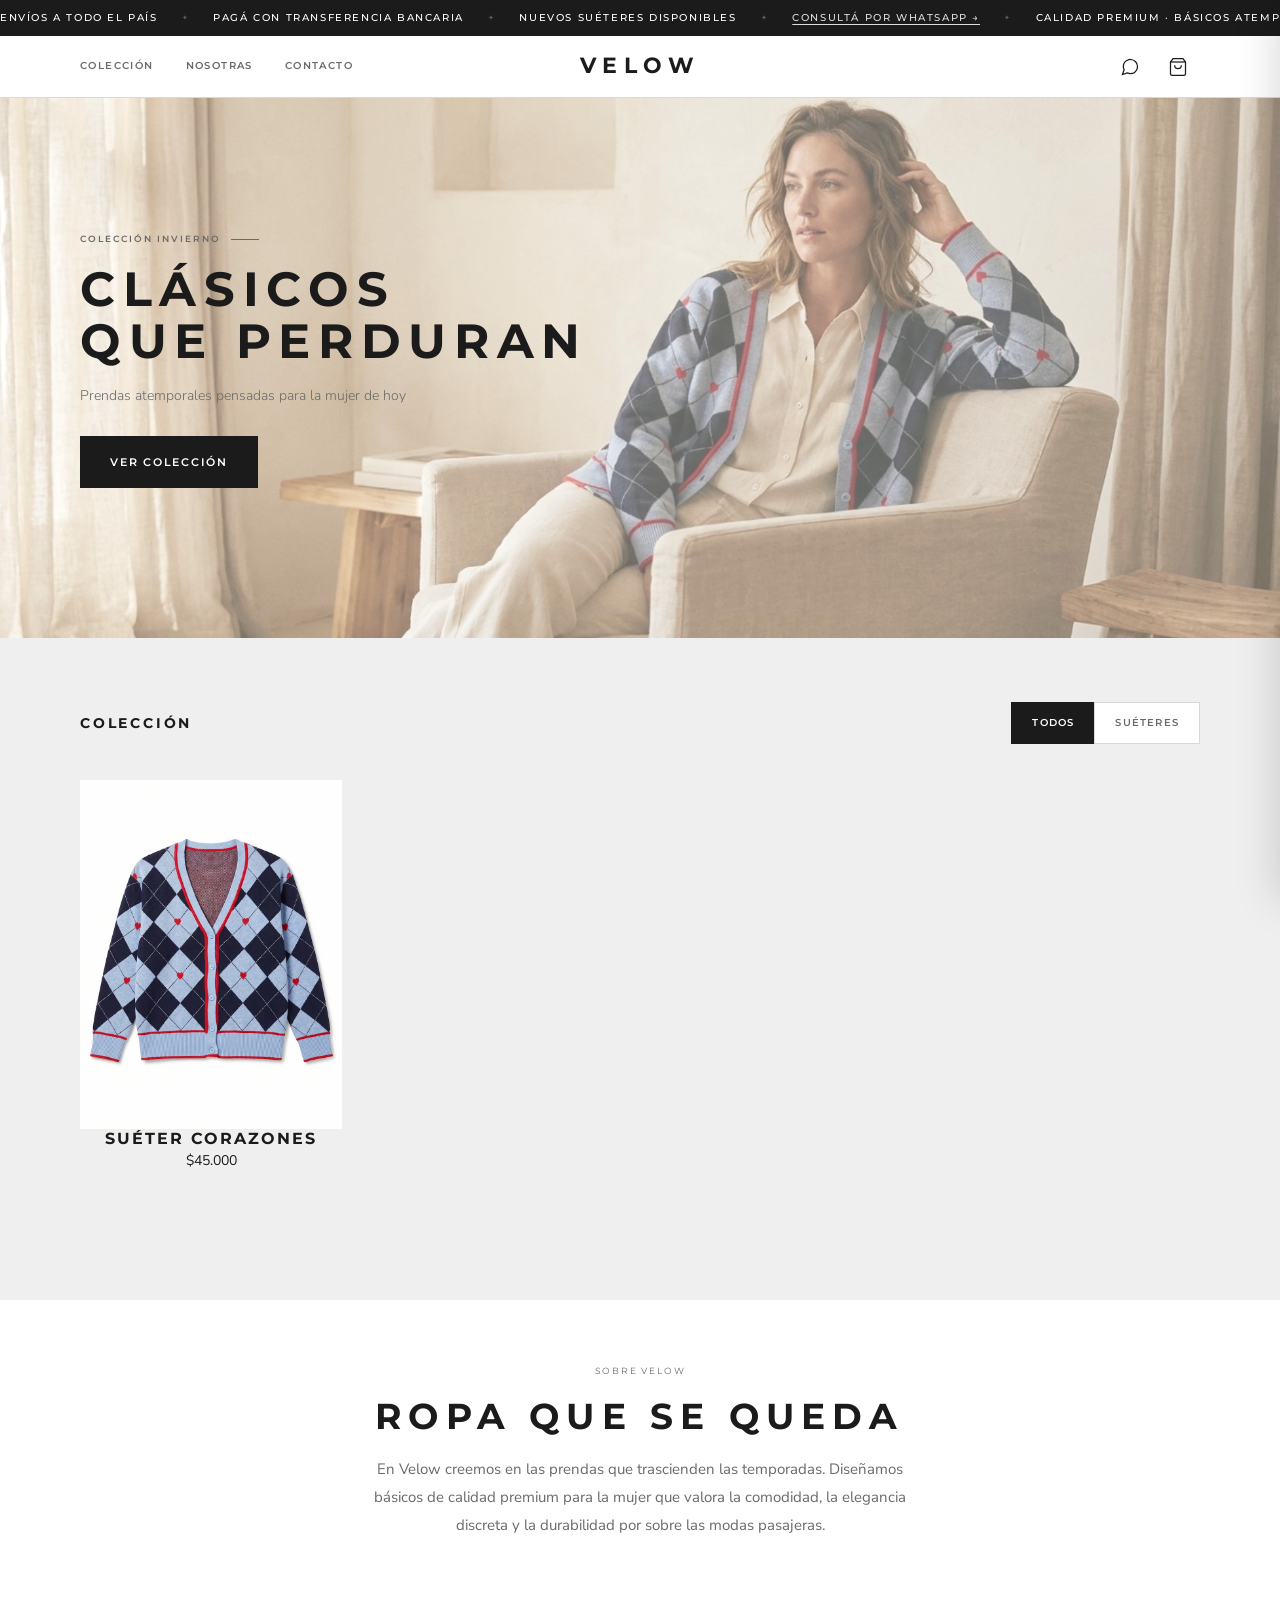
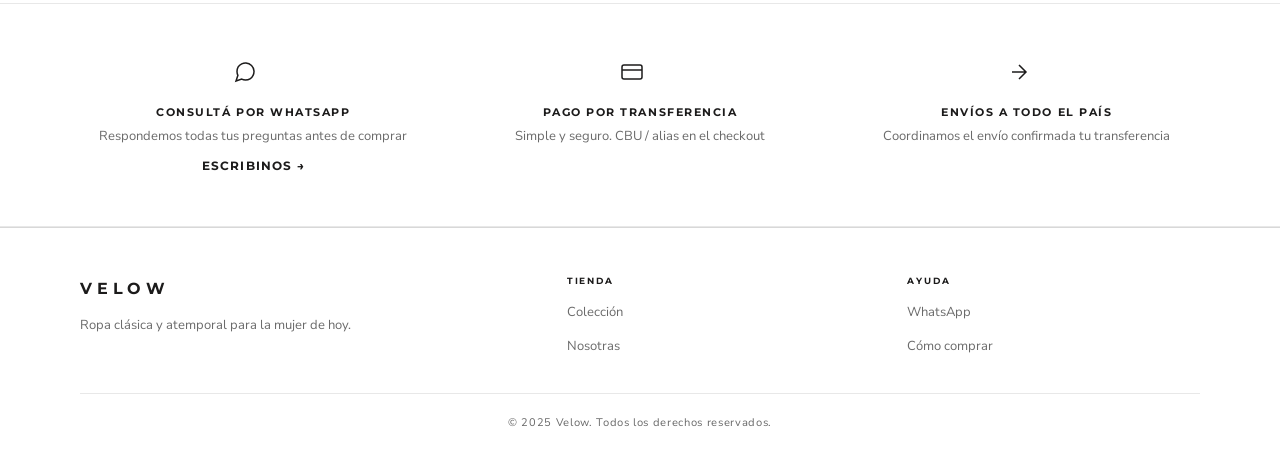
<file: index.html>
<!DOCTYPE html>
<html lang="es">
<head>
  <meta charset="UTF-8">
  <meta name="viewport" content="width=device-width, initial-scale=1.0, viewport-fit=cover">
  <title>Velow — Indumentaria clásica para mujer</title>
  <meta name="description" content="Velow — Ropa clásica y atemporal para mujer. Básicos de calidad premium. Pagá con transferencia bancaria.">
  <meta name="theme-color" content="#1c1b1b">
  <link rel="canonical" href="https://velow.shop/">
  <link rel="stylesheet" href="css/style.css">
</head>
<body>

  <!-- ── Announcement bar (marquee) ────────────────────────── -->
  <div class="announcement-bar" role="marquee" aria-label="Novedades">
    <div class="marquee-track">
      <div class="marquee-content" aria-hidden="false">
        <span>Envíos a todo el país</span>
        <span class="marquee-sep">✦</span>
        <span>Pagá con transferencia bancaria</span>
        <span class="marquee-sep">✦</span>
        <span>Nuevos suéteres disponibles</span>
        <span class="marquee-sep">✦</span>
        <a href="https://wa.me/5493876364197" target="_blank" rel="noopener">Consultá por WhatsApp →</a>
        <span class="marquee-sep">✦</span>
        <span>Calidad premium · Básicos atemporales</span>
        <span class="marquee-sep">✦</span>
      </div>
      <div class="marquee-content" aria-hidden="true">
        <span>Envíos a todo el país</span>
        <span class="marquee-sep">✦</span>
        <span>Pagá con transferencia bancaria</span>
        <span class="marquee-sep">✦</span>
        <span>Nuevos suéteres disponibles</span>
        <span class="marquee-sep">✦</span>
        <a href="https://wa.me/5493876364197" target="_blank" rel="noopener">Consultá por WhatsApp →</a>
        <span class="marquee-sep">✦</span>
        <span>Calidad premium · Básicos atemporales</span>
        <span class="marquee-sep">✦</span>
      </div>
    </div>
  </div>

  <!-- ── Mobile Nav Overlay ──────────────────────────────────── -->
  <div class="mobile-nav-overlay" id="mobile-nav-overlay" aria-hidden="true"></div>
  <nav class="mobile-nav" id="mobile-nav" aria-label="Menú móvil" aria-hidden="true">
    <div class="mobile-nav-header">
      <span class="mobile-nav-logo">VELOW</span>
      <button class="btn-icon" id="btn-close-mobile-nav" aria-label="Cerrar menú">
        <svg xmlns="http://www.w3.org/2000/svg" width="20" height="20" viewBox="0 0 24 24" fill="none" stroke="currentColor" stroke-width="1.5"><line x1="18" y1="6" x2="6" y2="18"/><line x1="6" y1="6" x2="18" y2="18"/></svg>
      </button>
    </div>
    <div class="mobile-nav-links">
      <a href="#coleccion" class="mobile-nav-link" id="mnav-coleccion">
        Colección
        <svg xmlns="http://www.w3.org/2000/svg" width="14" height="14" viewBox="0 0 24 24" fill="none" stroke="currentColor" stroke-width="2"><polyline points="9 18 15 12 9 6"/></svg>
      </a>
      <a href="#nosotras" class="mobile-nav-link" id="mnav-nosotras">
        Nosotras
        <svg xmlns="http://www.w3.org/2000/svg" width="14" height="14" viewBox="0 0 24 24" fill="none" stroke="currentColor" stroke-width="2"><polyline points="9 18 15 12 9 6"/></svg>
      </a>
      <a href="#contacto" class="mobile-nav-link" id="mnav-contacto">
        Contacto
        <svg xmlns="http://www.w3.org/2000/svg" width="14" height="14" viewBox="0 0 24 24" fill="none" stroke="currentColor" stroke-width="2"><polyline points="9 18 15 12 9 6"/></svg>
      </a>
    </div>
    <div class="mobile-nav-footer">
      <a href="https://wa.me/5493876364197" target="_blank" rel="noopener">
        <svg xmlns="http://www.w3.org/2000/svg" width="16" height="16" viewBox="0 0 24 24" fill="none" stroke="currentColor" stroke-width="1.5"><path d="M21 11.5a8.38 8.38 0 0 1-.9 3.8 8.5 8.5 0 0 1-7.6 4.7 8.38 8.38 0 0 1-3.8-.9L3 21l1.9-5.7a8.38 8.38 0 0 1-.9-3.8 8.5 8.5 0 0 1 4.7-7.6 8.38 8.38 0 0 1 3.8-.9h.5a8.48 8.48 0 0 1 8 8v.5z"/></svg>
        WhatsApp: +54 9 387 636-4197
      </a>
    </div>
  </nav>

  <!-- ── Header ─────────────────────────────────────────────── -->
  <header class="header" id="header">
    <div class="header-inner container">

      <!-- Hamburguesa (solo mobile) -->
      <button class="btn-hamburger" id="btn-hamburger" aria-label="Abrir menú" aria-expanded="false" aria-controls="mobile-nav">
        <span></span><span></span><span></span>
      </button>

      <!-- Nav desktop (oculta en mobile via CSS) -->
      <nav class="header-nav" aria-label="Navegación principal">
        <a href="#coleccion" class="nav-link">Colección</a>
        <a href="#nosotras" class="nav-link">Nosotras</a>
        <a href="#contacto" class="nav-link">Contacto</a>
      </nav>

      <!-- Logo centrado -->
      <a href="index.html" class="header-logo" aria-label="Velow — Inicio">
        <span class="logo-text">VELOW</span>
      </a>

      <!-- Acciones: WhatsApp + Carrito -->
      <div class="header-actions">
        <a href="https://wa.me/5493876364197"
           class="btn-icon" target="_blank" rel="noopener"
           aria-label="Contactar por WhatsApp" title="WhatsApp">
          <svg xmlns="http://www.w3.org/2000/svg" width="20" height="20" viewBox="0 0 24 24" fill="none" stroke="currentColor" stroke-width="1.5"><path d="M21 11.5a8.38 8.38 0 0 1-.9 3.8 8.5 8.5 0 0 1-7.6 4.7 8.38 8.38 0 0 1-3.8-.9L3 21l1.9-5.7a8.38 8.38 0 0 1-.9-3.8 8.5 8.5 0 0 1 4.7-7.6 8.38 8.38 0 0 1 3.8-.9h.5a8.48 8.48 0 0 1 8 8v.5z"/></svg>
        </a>
        <button class="btn-icon" id="btn-cart" aria-label="Abrir carrito" title="Carrito">
          <svg xmlns="http://www.w3.org/2000/svg" width="20" height="20" viewBox="0 0 24 24" fill="none" stroke="currentColor" stroke-width="1.5"><path d="M6 2L3 6v14a2 2 0 0 0 2 2h14a2 2 0 0 0 2-2V6l-3-4z"/><line x1="3" y1="6" x2="21" y2="6"/><path d="M16 10a4 4 0 0 1-8 0"/></svg>
          <span class="cart-badge" id="cart-badge" aria-live="polite"></span>
        </button>
      </div>

    </div>
  </header>

  <!-- ── Cart Drawer ─────────────────────────────────────────── -->
  <div class="cart-overlay" id="cart-overlay" aria-hidden="true"></div>
  <aside class="cart-drawer" id="cart-drawer" role="dialog" aria-label="Carrito" aria-hidden="true">
    <div class="cart-drawer-header">
      <h2 class="cart-title">Tu carrito</h2>
      <button class="btn-icon" id="btn-close-cart" aria-label="Cerrar carrito">
        <svg xmlns="http://www.w3.org/2000/svg" width="20" height="20" viewBox="0 0 24 24" fill="none" stroke="currentColor" stroke-width="1.5"><line x1="18" y1="6" x2="6" y2="18"/><line x1="6" y1="6" x2="18" y2="18"/></svg>
      </button>
    </div>

    <div class="cart-empty" id="cart-empty">
      <svg xmlns="http://www.w3.org/2000/svg" width="48" height="48" viewBox="0 0 24 24" fill="none" stroke="currentColor" stroke-width="1">
        <path d="M6 2L3 6v14a2 2 0 0 0 2 2h14a2 2 0 0 0 2-2V6l-3-4z"/><line x1="3" y1="6" x2="21" y2="6"/><path d="M16 10a4 4 0 0 1-8 0"/>
      </svg>
      <p>Tu carrito está vacío</p>
      <button class="btn btn-secondary btn-sm" id="btn-keep-shopping">Ver productos</button>
    </div>

    <div class="cart-items" id="cart-items" style="display:none"></div>

    <div class="cart-footer" id="cart-footer" style="display:none">
      <div class="cart-total">
        <span>Total</span>
        <span id="cart-total-amount">$0</span>
      </div>
      <a href="checkout.html" class="btn btn-primary btn-full" id="btn-checkout">
        Finalizar compra
      </a>
      <p class="cart-hint">El envío se coordina por WhatsApp</p>
    </div>
  </aside>

  <!-- ── Hero ───────────────────────────────────────────────── -->
  <section class="hero">
    <div class="hero-content container">
      <div class="hero-inner">
        <p class="hero-eyebrow">Colección Invierno</p>
        <h1 class="hero-title">Clásicos<br>que perduran</h1>
        <p class="hero-subtitle">Prendas atemporales pensadas para la mujer de hoy</p>
        <a href="#coleccion" class="btn btn-primary">Ver colección</a>
      </div>
    </div>
  </section>

  <!-- ── Colección ──────────────────────────────────────────── -->
  <section class="catalog" id="coleccion">
    <div class="container">
      <div class="catalog-header">
        <h2 class="catalog-title">Colección</h2>
        <div class="catalog-filters" id="catalog-filters" role="group" aria-label="Filtros">
          <button class="filter-btn active" data-filter="all">Todos</button>
          <button class="filter-btn" data-filter="sueteres">Suéteres</button>
        </div>
      </div>
      <div class="product-grid" id="product-grid" aria-label="Productos"></div>
    </div>
  </section>

  <!-- ── Nosotras ───────────────────────────────────────────── -->
  <section class="nosotras" id="nosotras">
    <div class="container">
      <p class="nosotras-eyebrow">Sobre Velow</p>
      <h2 class="nosotras-title">Ropa que se queda</h2>
      <p class="nosotras-text">
        En Velow creemos en las prendas que trascienden las temporadas.
        Diseñamos básicos de calidad premium para la mujer que valora la
        comodidad, la elegancia discreta y la durabilidad por sobre las
        modas pasajeras.
      </p>
    </div>
  </section>

  <!-- ── Features / Contacto ───────────────────────────────── -->
  <section class="features" id="contacto">
    <div class="container">
      <div class="features-grid">

        <div class="feature">
          <div class="feature-icon">
            <svg xmlns="http://www.w3.org/2000/svg" width="24" height="24" viewBox="0 0 24 24" fill="none" stroke="currentColor" stroke-width="1.5"><path d="M21 11.5a8.38 8.38 0 0 1-.9 3.8 8.5 8.5 0 0 1-7.6 4.7 8.38 8.38 0 0 1-3.8-.9L3 21l1.9-5.7a8.38 8.38 0 0 1-.9-3.8 8.5 8.5 0 0 1 4.7-7.6 8.38 8.38 0 0 1 3.8-.9h.5a8.48 8.48 0 0 1 8 8v.5z"/></svg>
          </div>
          <div class="feature-text">
            <h3>Consultá por WhatsApp</h3>
            <p>Respondemos todas tus preguntas antes de comprar</p>
            <a href="https://wa.me/5493876364197" target="_blank" rel="noopener"
               style="margin-top:10px;font-size:12px;color:var(--heading-color);display:inline-flex;align-items:center;gap:4px;font-family:var(--font-heading);letter-spacing:.1em;text-transform:uppercase;font-weight:700;">
              Escribinos →
            </a>
          </div>
        </div>

        <div class="feature">
          <div class="feature-icon">
            <svg xmlns="http://www.w3.org/2000/svg" width="24" height="24" viewBox="0 0 24 24" fill="none" stroke="currentColor" stroke-width="1.5"><rect x="2" y="5" width="20" height="14" rx="2"/><line x1="2" y1="10" x2="22" y2="10"/></svg>
          </div>
          <div class="feature-text">
            <h3>Pago por transferencia</h3>
            <p>Simple y seguro. CBU / alias en el checkout</p>
          </div>
        </div>

        <div class="feature">
          <div class="feature-icon">
            <svg xmlns="http://www.w3.org/2000/svg" width="24" height="24" viewBox="0 0 24 24" fill="none" stroke="currentColor" stroke-width="1.5"><path d="M5 12h14M12 5l7 7-7 7"/></svg>
          </div>
          <div class="feature-text">
            <h3>Envíos a todo el país</h3>
            <p>Coordinamos el envío confirmada tu transferencia</p>
          </div>
        </div>

      </div>
    </div>
  </section>

  <!-- ── Footer ─────────────────────────────────────────────── -->
  <footer class="footer">
    <div class="container">
      <div class="footer-grid">
        <div class="footer-brand">
          <span class="logo-text">VELOW</span>
          <p style="margin-top:12px">Ropa clásica y atemporal para la mujer de hoy.</p>
        </div>
        <div class="footer-links">
          <h4>Tienda</h4>
          <ul>
            <li><a href="#coleccion">Colección</a></li>
            <li><a href="#nosotras">Nosotras</a></li>
          </ul>
        </div>
        <div class="footer-links">
          <h4>Ayuda</h4>
          <ul>
            <li><a href="https://wa.me/5493876364197" target="_blank" rel="noopener">WhatsApp</a></li>
            <li><a href="checkout.html">Cómo comprar</a></li>
          </ul>
        </div>
      </div>
      <div class="footer-bottom">
        <p>© 2025 Velow. Todos los derechos reservados.</p>
      </div>
    </div>
  </footer>

  <!-- ── Toast ──────────────────────────────────────────────── -->
  <div class="toast" id="toast" role="status" aria-live="polite"></div>

  <!-- ── Scripts ────────────────────────────────────────────── -->
  <script src="js/products.js"></script>
  <script src="js/cart.js"></script>
  <script src="js/main.js"></script>


</body>
</html>
</file>
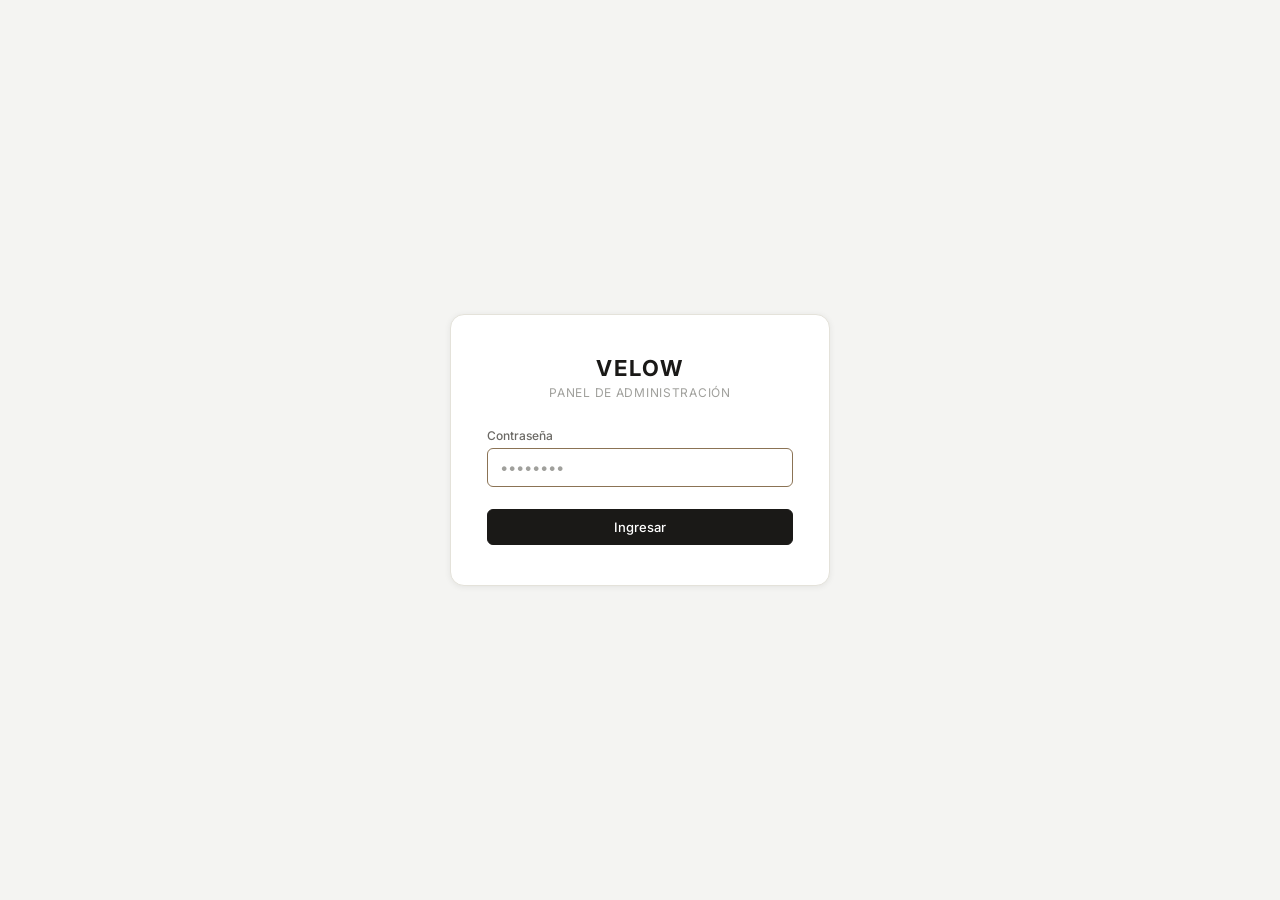
<file: admin/index.html>
<!DOCTYPE html>
<html lang="es">
<head>
  <meta charset="UTF-8">
  <meta name="viewport" content="width=device-width, initial-scale=1.0">
  <title>Admin — Velow</title>
  <meta name="robots" content="noindex, nofollow">
  <link rel="stylesheet" href="css/admin.css">
</head>
<body>

<!-- ════════════════════════════════════════════════════════════
     LOGIN SCREEN
     ════════════════════════════════════════════════════════════ -->
<div class="login-screen" id="login-screen">
  <div class="login-card">
    <p class="login-brand">VELOW</p>
    <p class="login-subtitle">Panel de Administración</p>
    <div class="login-error" id="login-error">Contraseña incorrecta.</div>
    <form id="login-form">
      <div class="form-group">
        <label class="form-label" for="login-pass">Contraseña</label>
        <input type="password" id="login-pass" placeholder="••••••••" autofocus>
      </div>
      <button type="submit" class="btn btn-primary btn-full" style="margin-top:8px">
        Ingresar
      </button>
    </form>
  </div>
</div>

<!-- ════════════════════════════════════════════════════════════
     DASHBOARD
     ════════════════════════════════════════════════════════════ -->
<div class="admin-layout" id="admin-layout" style="display:none">

  <!-- Sidebar -->
  <aside class="admin-sidebar">
    <div class="admin-logo">
      <span class="admin-logo-brand">VELOW</span>
      <span class="admin-logo-tag">Panel Admin</span>
    </div>
    <nav class="admin-nav">
      <div class="admin-nav-section">Tienda</div>
      <a href="index.html" class="admin-nav-link active" id="nav-dashboard">
        <svg xmlns="http://www.w3.org/2000/svg" width="16" height="16" viewBox="0 0 24 24" fill="none" stroke="currentColor" stroke-width="1.5"><rect x="3" y="3" width="7" height="7"/><rect x="14" y="3" width="7" height="7"/><rect x="14" y="14" width="7" height="7"/><rect x="3" y="14" width="7" height="7"/></svg>
        Dashboard
      </a>
      <a href="productos.html" class="admin-nav-link" id="nav-productos">
        <svg xmlns="http://www.w3.org/2000/svg" width="16" height="16" viewBox="0 0 24 24" fill="none" stroke="currentColor" stroke-width="1.5"><path d="M20 7H4a2 2 0 0 0-2 2v6a2 2 0 0 0 2 2h16a2 2 0 0 0 2-2V9a2 2 0 0 0-2-2z"/><path d="M16 21V5a2 2 0 0 0-2-2h-4a2 2 0 0 0-2 2v16"/></svg>
        Productos y Stock
      </a>
      <a href="pedidos.html" class="admin-nav-link" id="nav-pedidos">
        <svg xmlns="http://www.w3.org/2000/svg" width="16" height="16" viewBox="0 0 24 24" fill="none" stroke="currentColor" stroke-width="1.5"><path d="M9 11l3 3L22 4"/><path d="M21 12v7a2 2 0 0 1-2 2H5a2 2 0 0 1-2-2V5a2 2 0 0 1 2-2h11"/></svg>
        Pedidos
      </a>
      <div class="admin-nav-section" style="margin-top:16px">Herramientas</div>
      <a href="../index.html" target="_blank" class="admin-nav-link">
        <svg xmlns="http://www.w3.org/2000/svg" width="16" height="16" viewBox="0 0 24 24" fill="none" stroke="currentColor" stroke-width="1.5"><path d="M18 13v6a2 2 0 0 1-2 2H5a2 2 0 0 1-2-2V8a2 2 0 0 1 2-2h6"/><polyline points="15 3 21 3 21 9"/><line x1="10" y1="14" x2="21" y2="3"/></svg>
        Ver tienda
      </a>
    </nav>
    <div class="admin-sidebar-footer">
      Sesión activa
      <a href="#" id="btn-logout">Cerrar sesión</a>
    </div>
  </aside>

  <!-- Main -->
  <main class="admin-main">
    <div class="admin-topbar">
      <h1 class="admin-page-title">Dashboard</h1>
      <span style="font-size:12px;color:var(--text-3)" id="topbar-date"></span>
    </div>

    <div class="admin-content">

      <!-- Stats -->
      <div class="stats-grid" id="stats-grid">
        <!-- Rendered by JS -->
      </div>

      <!-- Recent orders -->
      <div class="admin-card">
        <div class="admin-card-header">
          <h2 class="admin-card-title">Pedidos recientes</h2>
          <a href="pedidos.html" class="btn btn-secondary btn-sm">Ver todos</a>
        </div>
        <div id="recent-orders-wrap">
          <!-- Rendered by JS -->
        </div>
      </div>

      <!-- Low stock alert -->
      <div class="admin-card">
        <div class="admin-card-header">
          <h2 class="admin-card-title">⚠️ Stock bajo o sin cargar</h2>
          <a href="productos.html" class="btn btn-secondary btn-sm">Gestionar stock</a>
        </div>
        <div id="low-stock-wrap">
          <!-- Rendered by JS -->
        </div>
      </div>

    </div>
  </main>
</div>

<script src="../js/products.js"></script>
<script src="js/admin.js"></script>
<script>
// ── Login ────────────────────────────────────────────────────
document.getElementById("login-form").addEventListener("submit", (e) => {
  e.preventDefault();
  const pw = document.getElementById("login-pass").value;
  if (login(pw)) {
    showDashboard();
  } else {
    document.getElementById("login-error").style.display = "block";
  }
});

document.getElementById("btn-logout").addEventListener("click", (e) => {
  e.preventDefault();
  logout();
});

function showDashboard() {
  document.getElementById("login-screen").style.display = "none";
  document.getElementById("admin-layout").style.display = "flex";
  renderDashboard();
}

// ── Dashboard ────────────────────────────────────────────────
function renderDashboard() {
  const orders = loadOrders();
  const date = new Date();
  document.getElementById("topbar-date").textContent =
    date.toLocaleDateString("es-AR", { weekday: "long", day: "numeric", month: "long" });

  // Stats
  const pending   = orders.filter(o => o.status === "pendiente").length;
  const confirmed = orders.filter(o => o.status === "confirmado").length;
  const sent      = orders.filter(o => o.status === "enviado").length;
  const totalRev  = orders.filter(o => o.status !== "cancelado")
                         .reduce((s, o) => s + (o.total || 0), 0);

  document.getElementById("stats-grid").innerHTML = `
    <div class="stat-card">
      <div class="stat-icon">📦</div>
      <div class="stat-label">Pedidos pendientes</div>
      <div class="stat-value" style="${pending > 0 ? "color:var(--warning)" : ""}">${pending}</div>
    </div>
    <div class="stat-card">
      <div class="stat-icon">✅</div>
      <div class="stat-label">Confirmados</div>
      <div class="stat-value" style="color:var(--success)">${confirmed}</div>
    </div>
    <div class="stat-card">
      <div class="stat-icon">🚚</div>
      <div class="stat-label">Enviados</div>
      <div class="stat-value">${sent}</div>
    </div>
    <div class="stat-card">
      <div class="stat-icon">💰</div>
      <div class="stat-label">Total facturado</div>
      <div class="stat-value" style="font-size:20px">${formatPriceAdmin(totalRev)}</div>
      <div class="stat-sub">Pedidos no cancelados</div>
    </div>
  `;

  // Recent orders (last 5)
  const recent = orders.slice(0, 5);
  if (recent.length === 0) {
    document.getElementById("recent-orders-wrap").innerHTML =
      `<div class="empty-state"><p>Aún no hay pedidos registrados.<br>
       <a href="pedidos.html" style="color:var(--accent)">Registrar primer pedido →</a></p></div>`;
  } else {
    document.getElementById("recent-orders-wrap").innerHTML = `
      <div class="admin-table-wrap">
        <table class="admin-table">
          <thead><tr>
            <th>ID</th><th>Cliente</th><th>Total</th><th>Estado</th><th>Fecha</th>
          </tr></thead>
          <tbody>${recent.map(o => `
            <tr>
              <td><code style="font-size:12px">${o.id}</code></td>
              <td>${o.nombre || "—"}</td>
              <td>${formatPriceAdmin(o.total || 0)}</td>
              <td>${statusBadge(o.status)}</td>
              <td style="color:var(--text-3);font-size:12px">${formatDate(o.fecha)}</td>
            </tr>`).join("")}
          </tbody>
        </table>
      </div>`;
  }

  // Low/missing stock
  const lowItems = [];
  if (window.VELOW_PRODUCTS) {
    VELOW_PRODUCTS.forEach(p => {
      if (!p.activo) return;
      p.talles.forEach(t => {
        p.colores.forEach(c => {
          const qty = getEffectiveStock(p.id, t, c.id);
          if (qty === null || qty === 0 || qty <= 2) {
            lowItems.push({ product: p, talle: t, color: c, qty });
          }
        });
      });
    });
  }

  if (lowItems.length === 0) {
    document.getElementById("low-stock-wrap").innerHTML =
      `<div class="empty-state"><p>✓ Todo el stock cargado y disponible</p></div>`;
  } else {
    document.getElementById("low-stock-wrap").innerHTML = `
      <div class="admin-table-wrap">
        <table class="admin-table">
          <thead><tr><th>Producto</th><th>Color</th><th>Talle</th><th>Stock</th></tr></thead>
          <tbody>${lowItems.slice(0, 20).map(i => `
            <tr>
              <td>${i.product.nombre}</td>
              <td><span class="swatch">
                <span class="swatch-dot" style="background:${i.color.hex}"></span>
                ${i.color.nombre}
              </span></td>
              <td>${i.talle}</td>
              <td>${stockBadge(i.qty)}</td>
            </tr>`).join("")}
          </tbody>
        </table>
      </div>`;
  }
}

// ── Boot ─────────────────────────────────────────────────────
if (isLoggedIn()) {
  showDashboard();
}
</script>
</body>
</html>
</file>
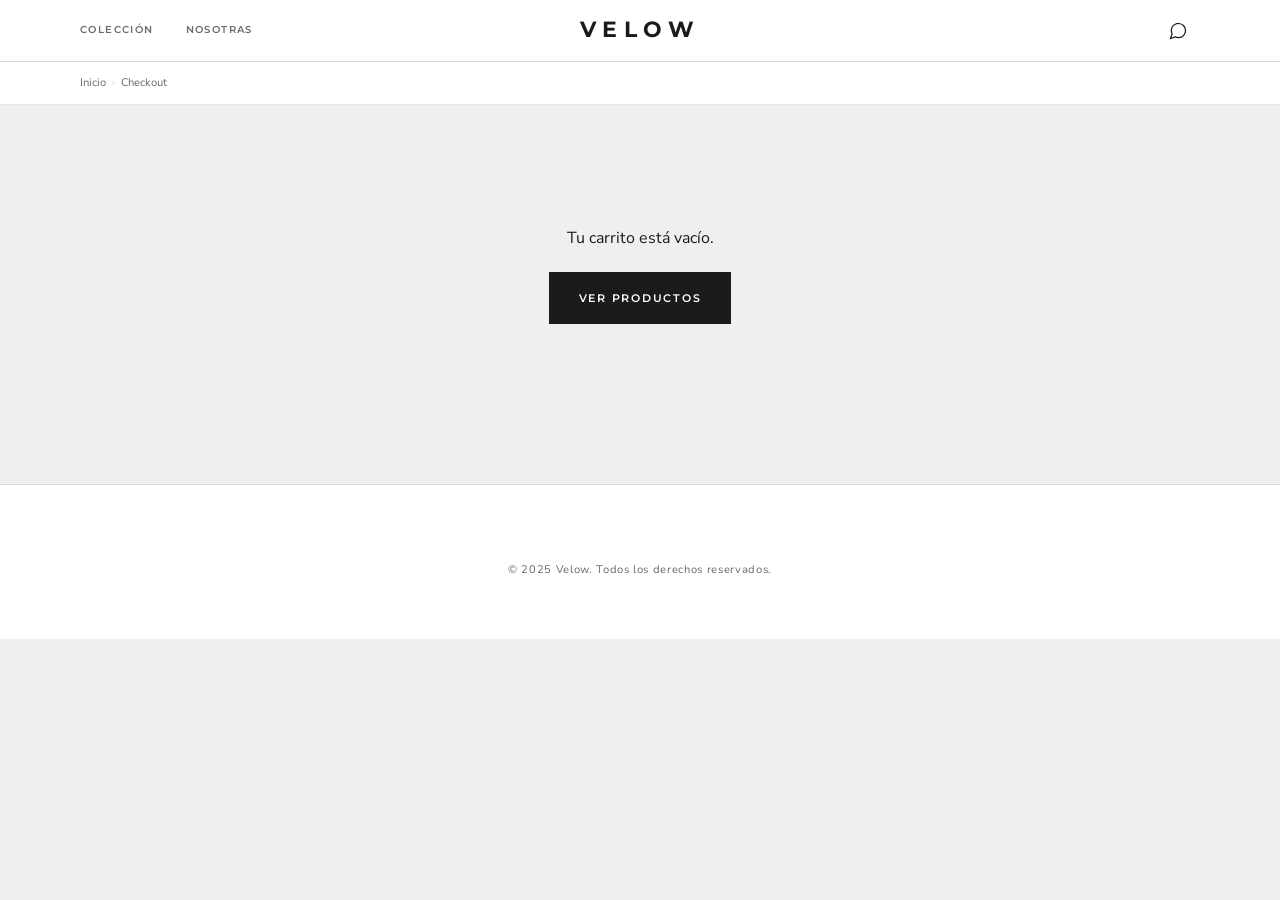
<file: checkout.html>
<!DOCTYPE html>
<html lang="es">
<head>
  <meta charset="UTF-8">
  <meta name="viewport" content="width=device-width, initial-scale=1.0">
  <title>Checkout — Velow</title>
  <meta name="description" content="Finalizá tu compra en Velow. Pagá con transferencia bancaria.">
  <link rel="stylesheet" href="css/style.css">
</head>
<body>

  <!-- ── Header ─────────────────────────────────────────────── -->
  <header class="header" id="header">
    <div class="header-inner container">
      <nav class="header-nav">
        <a href="index.html#coleccion" class="nav-link">Colección</a>
        <a href="index.html#nosotras" class="nav-link">Nosotras</a>
      </nav>
      <a href="index.html" class="header-logo"><span class="logo-text">VELOW</span></a>
      <div class="header-actions">
        <a href="https://wa.me/5493876364197" class="btn-icon" target="_blank" rel="noopener" aria-label="WhatsApp">
          <svg xmlns="http://www.w3.org/2000/svg" width="20" height="20" viewBox="0 0 24 24" fill="none" stroke="currentColor" stroke-width="1.5"><path d="M21 11.5a8.38 8.38 0 0 1-.9 3.8 8.5 8.5 0 0 1-7.6 4.7 8.38 8.38 0 0 1-3.8-.9L3 21l1.9-5.7a8.38 8.38 0 0 1-.9-3.8 8.5 8.5 0 0 1 4.7-7.6 8.38 8.38 0 0 1 3.8-.9h.5a8.48 8.48 0 0 1 8 8v.5z"/></svg>
        </a>
      </div>
    </div>
  </header>

  <!-- ── Breadcrumb ──────────────────────────────────────────── -->
  <nav class="breadcrumb" aria-label="Ruta">
    <div class="breadcrumb-inner container">
      <a href="index.html">Inicio</a>
      <span class="sep">›</span>
      <span>Checkout</span>
    </div>
  </nav>

  <!-- ── Checkout ───────────────────────────────────────────── -->
  <main class="checkout-page">
    <div class="container">

      <!-- Empty cart redirect notice -->
      <div id="empty-cart-notice" style="display:none;text-align:center;padding:80px 20px">
        <p style="font-size:16px;color:var(--text-soft);margin-bottom:20px">Tu carrito está vacío.</p>
        <a href="index.html" class="btn btn-primary">Ver productos</a>
      </div>

      <div class="checkout-grid" id="checkout-grid">

        <!-- LEFT: Forms -->
        <div>

          <!-- ① Datos personales -->
          <div class="checkout-section">
            <h2 class="checkout-section-title">
              <span class="checkout-section-num">1</span>
              Tus datos
            </h2>
            <form id="checkout-form" novalidate>
              <div class="form-row">
                <div class="form-group">
                  <label for="c-nombre">Nombre y apellido *</label>
                  <input type="text" id="c-nombre" name="nombre" placeholder="María González" required>
                </div>
                <div class="form-group">
                  <label for="c-tel">Teléfono / WhatsApp *</label>
                  <input type="tel" id="c-tel" name="tel" placeholder="+54 9 11 1234-5678" required>
                </div>
                <div class="form-group form-full">
                  <label for="c-email">Email (opcional)</label>
                  <input type="email" id="c-email" name="email" placeholder="maria@email.com">
                </div>
              </div>
            </form>
          </div>

          <!-- ② Dirección de envío -->
          <div class="checkout-section">
            <h2 class="checkout-section-title">
              <span class="checkout-section-num">2</span>
              Dirección de envío
            </h2>
            <div class="form-row">
              <div class="form-group form-full">
                <label for="c-dir">Dirección *</label>
                <input type="text" id="c-dir" name="dir" placeholder="Av. Corrientes 1234, Piso 2 Dto A">
              </div>
              <div class="form-group">
                <label for="c-ciudad">Ciudad *</label>
                <input type="text" id="c-ciudad" name="ciudad" placeholder="Salta">
              </div>
              <div class="form-group">
                <label for="c-prov">Provincia *</label>
                <input type="text" id="c-prov" name="prov" placeholder="Salta">
              </div>
              <div class="form-group">
                <label for="c-cp">Código postal</label>
                <input type="text" id="c-cp" name="cp" placeholder="4400">
              </div>
            </div>
            <p style="font-size:12px;color:var(--text-muted);margin-top:12px">
              * El costo y método de envío se coordina por WhatsApp una vez confirmada la transferencia.
            </p>
          </div>

          <!-- ③ Transferencia bancaria -->
          <div class="checkout-section">
            <h2 class="checkout-section-title">
              <span class="checkout-section-num">3</span>
              Datos para transferir
            </h2>
            <div class="transfer-box" id="transfer-box">
              <!-- Rendered by JS based on VELOW_CONFIG.banco -->
            </div>
            <div style="background:var(--accent-bg);border-radius:var(--radius);padding:16px;margin-top:16px">
              <p style="font-size:13px;color:var(--accent);font-weight:500;margin-bottom:6px">
                Cómo pagar:
              </p>
              <ol style="font-size:13px;color:var(--text-soft);line-height:2;padding-left:20px">
                <li>Realizá la transferencia por el monto total indicado</li>
                <li>Guardá el comprobante</li>
                <li>Hacé clic en "Confirmar pedido" para enviarnos los datos por WhatsApp</li>
                <li>Te confirmamos la recepción y coordinamos el envío</li>
              </ol>
            </div>
          </div>

          <!-- ④ Confirmar -->
          <button class="btn btn-primary btn-full" id="btn-confirm" style="font-size:16px;padding:18px">
            <svg xmlns="http://www.w3.org/2000/svg" width="20" height="20" viewBox="0 0 24 24" fill="none" stroke="currentColor" stroke-width="2"><path d="M21 11.5a8.38 8.38 0 0 1-.9 3.8 8.5 8.5 0 0 1-7.6 4.7 8.38 8.38 0 0 1-3.8-.9L3 21l1.9-5.7a8.38 8.38 0 0 1-.9-3.8 8.5 8.5 0 0 1 4.7-7.6 8.38 8.38 0 0 1 3.8-.9h.5a8.48 8.48 0 0 1 8 8v.5z"/></svg>
            Confirmar pedido por WhatsApp
          </button>
          <p style="font-size:12px;color:var(--text-muted);text-align:center;margin-top:12px">
            Se abrirá WhatsApp con tu pedido y datos completos listos para enviar
          </p>
        </div>

        <!-- RIGHT: Order summary -->
        <div class="order-summary">
          <div class="order-summary-card">
            <div class="order-summary-header">
              <h3>Resumen del pedido</h3>
            </div>
            <div class="order-items" id="order-items">
              <!-- Rendered by JS -->
            </div>
            <div class="order-total-row">
              <span>Total</span>
              <span id="order-total">—</span>
            </div>
            <p class="order-envio">Envío a coordinar por WhatsApp</p>
          </div>
        </div>

      </div>
    </div>
  </main>

  <!-- ── Footer ──────────────────────────────────────────────── -->
  <footer class="footer">
    <div class="container">
      <div class="footer-bottom" style="border:none;padding:28px 0">
        <p>&copy; 2025 Velow. Todos los derechos reservados.</p>
      </div>
    </div>
  </footer>

  <script src="js/products.js"></script>
  <script src="js/cart.js"></script>
  <script src="js/main.js"></script>
</body>
</html>
</file>
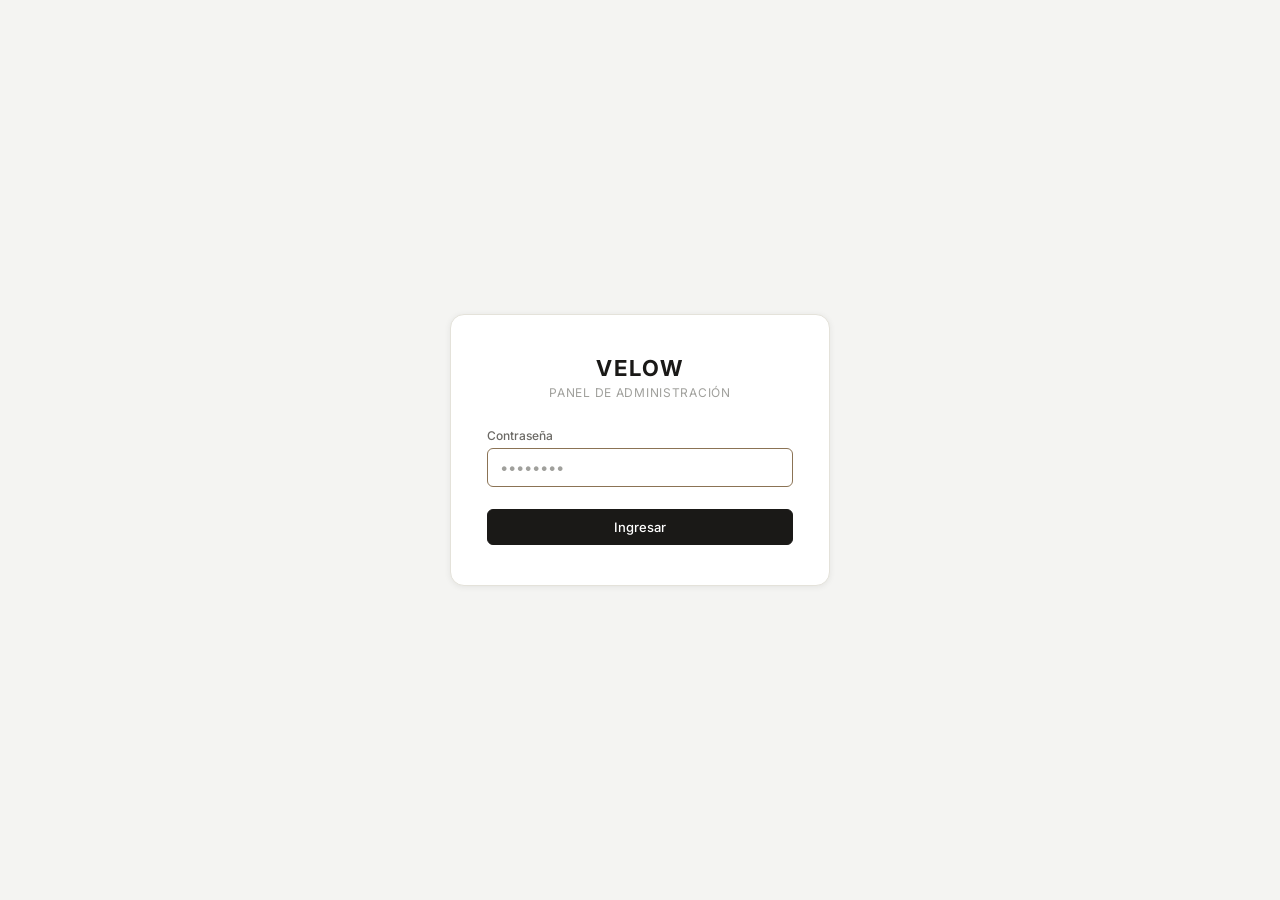
<file: admin/pedidos.html>
<!DOCTYPE html>
<html lang="es">
<head>
  <meta charset="UTF-8">
  <meta name="viewport" content="width=device-width, initial-scale=1.0">
  <title>Pedidos — Velow Admin</title>
  <meta name="robots" content="noindex, nofollow">
  <link rel="stylesheet" href="css/admin.css">
</head>
<body>

<div class="admin-layout">

  <!-- Sidebar -->
  <aside class="admin-sidebar">
    <div class="admin-logo">
      <span class="admin-logo-brand">VELOW</span>
      <span class="admin-logo-tag">Panel Admin</span>
    </div>
    <nav class="admin-nav">
      <div class="admin-nav-section">Tienda</div>
      <a href="index.html" class="admin-nav-link">
        <svg xmlns="http://www.w3.org/2000/svg" width="16" height="16" viewBox="0 0 24 24" fill="none" stroke="currentColor" stroke-width="1.5"><rect x="3" y="3" width="7" height="7"/><rect x="14" y="3" width="7" height="7"/><rect x="14" y="14" width="7" height="7"/><rect x="3" y="14" width="7" height="7"/></svg>
        Dashboard
      </a>
      <a href="productos.html" class="admin-nav-link">
        <svg xmlns="http://www.w3.org/2000/svg" width="16" height="16" viewBox="0 0 24 24" fill="none" stroke="currentColor" stroke-width="1.5"><path d="M20 7H4a2 2 0 0 0-2 2v6a2 2 0 0 0 2 2h16a2 2 0 0 0 2-2V9a2 2 0 0 0-2-2z"/><path d="M16 21V5a2 2 0 0 0-2-2h-4a2 2 0 0 0-2 2v16"/></svg>
        Productos y Stock
      </a>
      <a href="pedidos.html" class="admin-nav-link active">
        <svg xmlns="http://www.w3.org/2000/svg" width="16" height="16" viewBox="0 0 24 24" fill="none" stroke="currentColor" stroke-width="1.5"><path d="M9 11l3 3L22 4"/><path d="M21 12v7a2 2 0 0 1-2 2H5a2 2 0 0 1-2-2V5a2 2 0 0 1 2-2h11"/></svg>
        Pedidos
      </a>
      <div class="admin-nav-section" style="margin-top:16px">Herramientas</div>
      <a href="../index.html" target="_blank" class="admin-nav-link">
        <svg xmlns="http://www.w3.org/2000/svg" width="16" height="16" viewBox="0 0 24 24" fill="none" stroke="currentColor" stroke-width="1.5"><path d="M18 13v6a2 2 0 0 1-2 2H5a2 2 0 0 1-2-2V8a2 2 0 0 1 2-2h6"/><polyline points="15 3 21 3 21 9"/><line x1="10" y1="14" x2="21" y2="3"/></svg>
        Ver tienda
      </a>
    </nav>
    <div class="admin-sidebar-footer">
      Sesión activa
      <a href="#" id="btn-logout">Cerrar sesión</a>
    </div>
  </aside>

  <!-- Main -->
  <main class="admin-main">
    <div class="admin-topbar">
      <h1 class="admin-page-title">Pedidos</h1>
      <button class="btn btn-primary btn-sm" id="btn-new-order">
        + Registrar pedido
      </button>
    </div>

    <div class="admin-content">

      <!-- Filter tabs -->
      <div style="display:flex;gap:8px;margin-bottom:20px;flex-wrap:wrap">
        <button class="btn btn-secondary btn-sm filter-tab active" data-status="all">Todos</button>
        <button class="btn btn-secondary btn-sm filter-tab" data-status="pendiente">Pendientes</button>
        <button class="btn btn-secondary btn-sm filter-tab" data-status="confirmado">Confirmados</button>
        <button class="btn btn-secondary btn-sm filter-tab" data-status="enviado">Enviados</button>
        <button class="btn btn-secondary btn-sm filter-tab" data-status="cancelado">Cancelados</button>
      </div>

      <!-- Orders table -->
      <div class="admin-card">
        <div id="orders-wrap">
          <!-- Rendered by JS -->
        </div>
      </div>

    </div>
  </main>
</div>

<!-- ── Modal: New Order ──────────────────────────────────────── -->
<div class="modal-overlay" id="new-order-modal" style="display:none">
  <div class="modal">
    <div class="modal-header">
      <h3 class="modal-title">Registrar pedido</h3>
      <button class="btn-close-modal" id="close-new-order">
        <svg xmlns="http://www.w3.org/2000/svg" width="18" height="18" viewBox="0 0 24 24" fill="none" stroke="currentColor" stroke-width="2"><line x1="18" y1="6" x2="6" y2="18"/><line x1="6" y1="6" x2="18" y2="18"/></svg>
      </button>
    </div>
    <div class="modal-body">
      <p style="font-size:13px;color:var(--text-2);margin-bottom:16px">
        Registrá el pedido recibido por WhatsApp para hacer el seguimiento.
      </p>
      <div class="form-group">
        <label class="form-label">Nombre del cliente *</label>
        <input type="text" id="n-nombre" placeholder="María González">
      </div>
      <div class="form-row">
        <div class="form-group">
          <label class="form-label">Teléfono / WhatsApp</label>
          <input type="text" id="n-tel" placeholder="+54 9 11...">
        </div>
        <div class="form-group">
          <label class="form-label">Email</label>
          <input type="email" id="n-email" placeholder="maria@email.com">
        </div>
      </div>
      <div class="form-group">
        <label class="form-label">Dirección de envío</label>
        <input type="text" id="n-dir" placeholder="Av. Corrientes 1234, Salta">
      </div>
      <div class="form-group">
        <label class="form-label">Detalle del pedido *</label>
        <textarea id="n-detalle" rows="3" placeholder="Ej: Buzo Clásico Oversize, color Crema, talle M x1"></textarea>
      </div>
      <div class="form-row">
        <div class="form-group">
          <label class="form-label">Total ($) *</label>
          <input type="number" id="n-total" placeholder="28500">
        </div>
        <div class="form-group">
          <label class="form-label">Estado inicial</label>
          <select id="n-status">
            <option value="pendiente">Pendiente</option>
            <option value="confirmado">Transferencia confirmada</option>
          </select>
        </div>
      </div>
      <div class="form-group">
        <label class="form-label">Notas internas</label>
        <input type="text" id="n-notas" placeholder="Opcional">
      </div>
    </div>
    <div class="modal-footer">
      <button class="btn btn-secondary" id="close-new-order-2">Cancelar</button>
      <button class="btn btn-primary" id="save-new-order">Guardar pedido</button>
    </div>
  </div>
</div>

<!-- ── Modal: Order Detail ───────────────────────────────────── -->
<div class="modal-overlay" id="detail-modal" style="display:none">
  <div class="modal">
    <div class="modal-header">
      <h3 class="modal-title" id="detail-modal-title">Pedido</h3>
      <button class="btn-close-modal" id="close-detail-modal">
        <svg xmlns="http://www.w3.org/2000/svg" width="18" height="18" viewBox="0 0 24 24" fill="none" stroke="currentColor" stroke-width="2"><line x1="18" y1="6" x2="6" y2="18"/><line x1="6" y1="6" x2="18" y2="18"/></svg>
      </button>
    </div>
    <div class="modal-body" id="detail-modal-body">
      <!-- Rendered by JS -->
    </div>
    <div class="modal-footer" id="detail-modal-footer">
      <!-- Rendered by JS -->
    </div>
  </div>
</div>

<script src="../js/products.js"></script>
<script src="js/admin.js"></script>
<script>
requireAuth();
document.getElementById("btn-logout").addEventListener("click", (e) => { e.preventDefault(); logout(); });

let activeFilter = "all";

// ── Render orders ─────────────────────────────────────────────
function renderOrders() {
  const allOrders = loadOrders();
  const orders = activeFilter === "all" ? allOrders : allOrders.filter(o => o.status === activeFilter);

  const wrap = document.getElementById("orders-wrap");

  if (orders.length === 0) {
    wrap.innerHTML = `<div class="empty-state">
      <p>${activeFilter === "all" ? "No hay pedidos registrados aún." : "No hay pedidos con este estado."}</p>
      ${activeFilter === "all" ? `<button onclick="document.getElementById('new-order-modal').style.display='flex'"
        class="btn btn-primary btn-sm" style="margin-top:12px">+ Registrar primer pedido</button>` : ""}
    </div>`;
    return;
  }

  wrap.innerHTML = `<div class="admin-table-wrap">
    <table class="admin-table">
      <thead>
        <tr>
          <th>ID</th>
          <th>Cliente</th>
          <th>Detalle</th>
          <th>Total</th>
          <th>Estado</th>
          <th>Fecha</th>
          <th></th>
        </tr>
      </thead>
      <tbody>
        ${orders.map(o => `
          <tr>
            <td><code style="font-size:12px">${o.id}</code></td>
            <td>
              <strong style="font-size:13px">${o.nombre || "—"}</strong><br>
              <span style="font-size:11px;color:var(--text-3)">${o.tel || ""}</span>
            </td>
            <td style="max-width:220px">
              <span style="font-size:12px;color:var(--text-2);white-space:pre-wrap">${(o.detalle||"").slice(0,80)}${o.detalle?.length > 80 ? "…" : ""}</span>
            </td>
            <td style="font-weight:600">${formatPriceAdmin(o.total || 0)}</td>
            <td>
              <select class="status-select" data-id="${o.id}"
                      style="font-size:12px;padding:4px 8px;width:auto">
                ${["pendiente","confirmado","enviado","cancelado"].map(s =>
                  `<option value="${s}" ${o.status===s?"selected":""}>${s.charAt(0).toUpperCase()+s.slice(1)}</option>`
                ).join("")}
              </select>
            </td>
            <td style="font-size:12px;color:var(--text-3);white-space:nowrap">${formatDate(o.fecha)}</td>
            <td>
              <div style="display:flex;gap:6px">
                <button class="btn btn-secondary btn-sm" onclick="openDetail('${o.id}')">Ver</button>
                <button class="btn btn-sm" style="color:var(--error)"
                        onclick="confirmDelete('${o.id}')">✕</button>
              </div>
            </td>
          </tr>`).join("")}
      </tbody>
    </table>
  </div>`;

  // Status change
  document.querySelectorAll(".status-select").forEach(sel => {
    sel.addEventListener("change", () => {
      updateOrderStatus(sel.dataset.id, sel.value);
      adminToast("✓ Estado actualizado");
      renderOrders();
    });
  });
}

// ── Filter tabs ───────────────────────────────────────────────
document.querySelectorAll(".filter-tab").forEach(btn => {
  btn.addEventListener("click", () => {
    document.querySelectorAll(".filter-tab").forEach(b => b.classList.remove("active"));
    btn.classList.add("active");
    activeFilter = btn.dataset.status;
    renderOrders();
  });
});

// ── New order modal ────────────────────────────────────────────
document.getElementById("btn-new-order").addEventListener("click", () => {
  document.getElementById("new-order-modal").style.display = "flex";
});
["close-new-order","close-new-order-2"].forEach(id => {
  document.getElementById(id).addEventListener("click", () => {
    document.getElementById("new-order-modal").style.display = "none";
  });
});

document.getElementById("save-new-order").addEventListener("click", () => {
  const nombre  = document.getElementById("n-nombre").value.trim();
  const detalle = document.getElementById("n-detalle").value.trim();
  const total   = parseFloat(document.getElementById("n-total").value);

  if (!nombre || !detalle || isNaN(total)) {
    alert("Por favor completá nombre, detalle y total.");
    return;
  }

  addOrder({
    nombre,
    tel:     document.getElementById("n-tel").value.trim(),
    email:   document.getElementById("n-email").value.trim(),
    dir:     document.getElementById("n-dir").value.trim(),
    detalle,
    total,
    notas:   document.getElementById("n-notas").value.trim(),
    status:  document.getElementById("n-status").value,
  });

  // Reset
  ["n-nombre","n-tel","n-email","n-dir","n-detalle","n-total","n-notas"].forEach(id => {
    document.getElementById(id).value = "";
  });

  document.getElementById("new-order-modal").style.display = "none";
  adminToast("✓ Pedido registrado");
  renderOrders();
});

// ── Detail modal ──────────────────────────────────────────────
function openDetail(id) {
  const orders = loadOrders();
  const o = orders.find(x => x.id === id);
  if (!o) return;

  document.getElementById("detail-modal-title").textContent = `Pedido ${o.id}`;
  document.getElementById("detail-modal-body").innerHTML = `
    <table style="width:100%;font-size:13px;border-collapse:collapse">
      ${[
        ["Cliente", o.nombre || "—"],
        ["Teléfono", o.tel ? `<a href="https://wa.me/${o.tel.replace(/\D/g,'')}" target="_blank" rel="noopener" style="color:var(--accent)">${o.tel}</a>` : "—"],
        ["Email", o.email || "—"],
        ["Dirección", o.dir || "—"],
        ["Total", `<strong>${formatPriceAdmin(o.total||0)}</strong>`],
        ["Estado", statusBadge(o.status)],
        ["Fecha", formatDate(o.fecha)],
      ].map(([k,v]) => `<tr>
        <td style="padding:8px 0;color:var(--text-2);width:36%;border-bottom:1px solid var(--border)">${k}</td>
        <td style="padding:8px 0;border-bottom:1px solid var(--border)">${v}</td>
      </tr>`).join("")}
    </table>
    <div style="margin-top:16px">
      <p style="font-size:12px;font-weight:500;color:var(--text-2);margin-bottom:6px">DETALLE DEL PEDIDO</p>
      <div style="background:var(--bg);border-radius:6px;padding:12px;font-size:13px;white-space:pre-wrap">${o.detalle||"—"}</div>
    </div>
    ${o.notas ? `<div style="margin-top:14px">
      <p style="font-size:12px;font-weight:500;color:var(--text-2);margin-bottom:6px">NOTAS</p>
      <p style="font-size:13px;color:var(--text-2)">${o.notas}</p>
    </div>` : ""}
  `;

  document.getElementById("detail-modal-footer").innerHTML = `
    <button class="btn btn-secondary" onclick="document.getElementById('detail-modal').style.display='none'">Cerrar</button>
    ${o.tel ? `<a href="https://wa.me/${o.tel.replace(/\D/g,'')}" target="_blank" rel="noopener" class="btn btn-primary">
      Contactar por WhatsApp
    </a>` : ""}
  `;

  document.getElementById("detail-modal").style.display = "flex";
}

document.getElementById("close-detail-modal").addEventListener("click", () => {
  document.getElementById("detail-modal").style.display = "none";
});

// ── Delete ────────────────────────────────────────────────────
function confirmDelete(id) {
  if (confirm("¿Eliminar este pedido? No se puede deshacer.")) {
    deleteOrder(id);
    adminToast("Pedido eliminado");
    renderOrders();
  }
}

// ── Boot ─────────────────────────────────────────────────────
renderOrders();
</script>
</body>
</html>
</file>
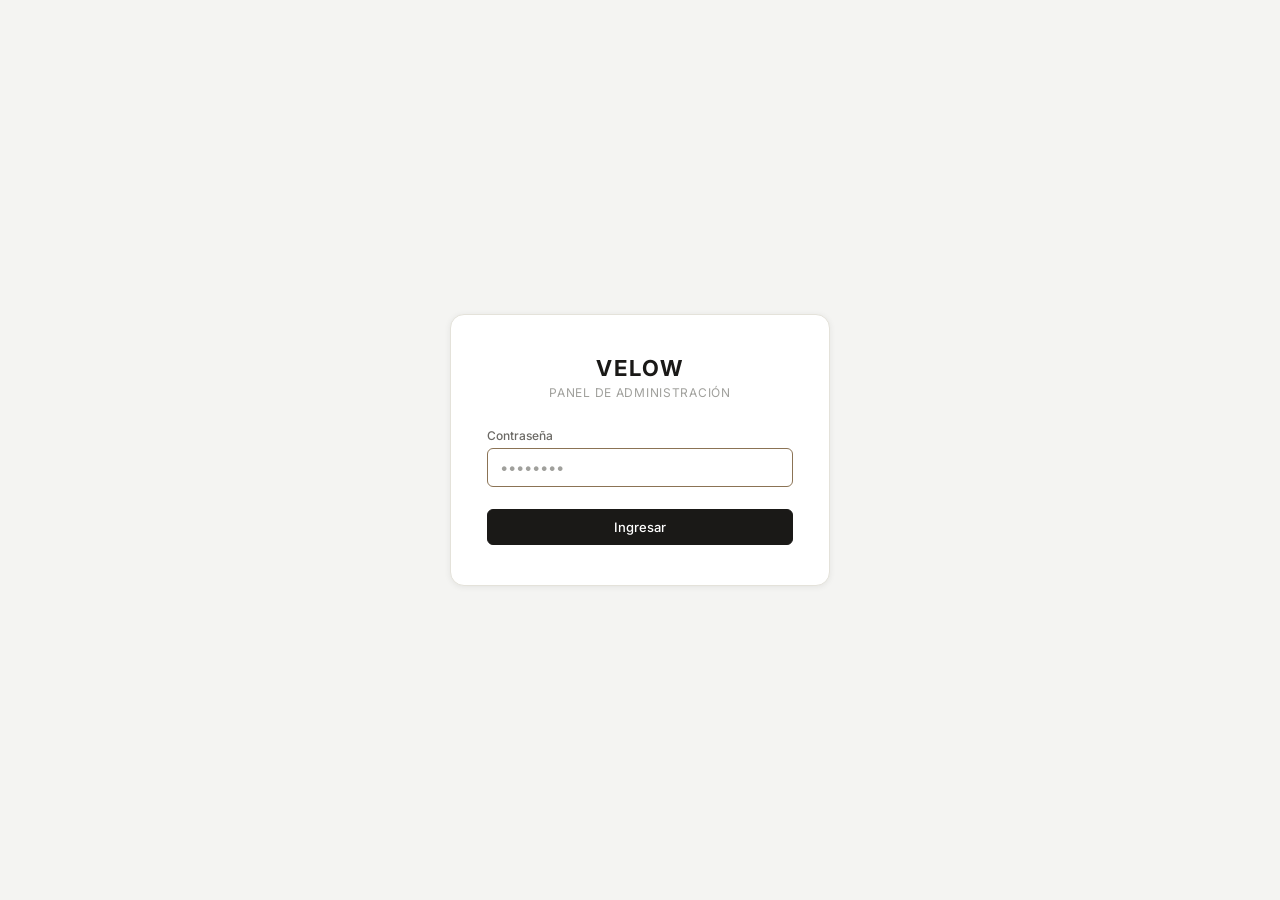
<file: admin/productos.html>
<!DOCTYPE html>
<html lang="es">
<head>
  <meta charset="UTF-8">
  <meta name="viewport" content="width=device-width, initial-scale=1.0">
  <title>Productos y Stock — Velow Admin</title>
  <meta name="robots" content="noindex, nofollow">
  <link rel="stylesheet" href="css/admin.css">
</head>
<body>

<div class="admin-layout" id="admin-layout">

  <!-- Sidebar -->
  <aside class="admin-sidebar">
    <div class="admin-logo">
      <span class="admin-logo-brand">VELOW</span>
      <span class="admin-logo-tag">Panel Admin</span>
    </div>
    <nav class="admin-nav">
      <div class="admin-nav-section">Tienda</div>
      <a href="index.html" class="admin-nav-link">
        <svg xmlns="http://www.w3.org/2000/svg" width="16" height="16" viewBox="0 0 24 24" fill="none" stroke="currentColor" stroke-width="1.5"><rect x="3" y="3" width="7" height="7"/><rect x="14" y="3" width="7" height="7"/><rect x="14" y="14" width="7" height="7"/><rect x="3" y="14" width="7" height="7"/></svg>
        Dashboard
      </a>
      <a href="productos.html" class="admin-nav-link active">
        <svg xmlns="http://www.w3.org/2000/svg" width="16" height="16" viewBox="0 0 24 24" fill="none" stroke="currentColor" stroke-width="1.5"><path d="M20 7H4a2 2 0 0 0-2 2v6a2 2 0 0 0 2 2h16a2 2 0 0 0 2-2V9a2 2 0 0 0-2-2z"/><path d="M16 21V5a2 2 0 0 0-2-2h-4a2 2 0 0 0-2 2v16"/></svg>
        Productos y Stock
      </a>
      <a href="pedidos.html" class="admin-nav-link">
        <svg xmlns="http://www.w3.org/2000/svg" width="16" height="16" viewBox="0 0 24 24" fill="none" stroke="currentColor" stroke-width="1.5"><path d="M9 11l3 3L22 4"/><path d="M21 12v7a2 2 0 0 1-2 2H5a2 2 0 0 1-2-2V5a2 2 0 0 1 2-2h11"/></svg>
        Pedidos
      </a>
      <div class="admin-nav-section" style="margin-top:16px">Herramientas</div>
      <a href="../index.html" target="_blank" class="admin-nav-link">
        <svg xmlns="http://www.w3.org/2000/svg" width="16" height="16" viewBox="0 0 24 24" fill="none" stroke="currentColor" stroke-width="1.5"><path d="M18 13v6a2 2 0 0 1-2 2H5a2 2 0 0 1-2-2V8a2 2 0 0 1 2-2h6"/><polyline points="15 3 21 3 21 9"/><line x1="10" y1="14" x2="21" y2="3"/></svg>
        Ver tienda
      </a>
    </nav>
    <div class="admin-sidebar-footer">
      Sesión activa
      <a href="#" id="btn-logout">Cerrar sesión</a>
    </div>
  </aside>

  <!-- Main -->
  <main class="admin-main">
    <div class="admin-topbar">
      <h1 class="admin-page-title">Productos y Stock</h1>
      <div style="display:flex;gap:10px">
        <button class="btn btn-secondary btn-sm" id="btn-export">
          📄 Exportar products.js
        </button>
      </div>
    </div>

    <div class="admin-content">

      <!-- Product list -->
      <div id="products-wrap"></div>

      <!-- Export modal -->
      <div class="modal-overlay" id="export-modal" style="display:none">
        <div class="modal">
          <div class="modal-header">
            <h3 class="modal-title">Exportar products.js</h3>
            <button class="btn-close-modal" id="close-export-modal">
              <svg xmlns="http://www.w3.org/2000/svg" width="18" height="18" viewBox="0 0 24 24" fill="none" stroke="currentColor" stroke-width="2"><line x1="18" y1="6" x2="6" y2="18"/><line x1="6" y1="6" x2="18" y2="18"/></svg>
            </button>
          </div>
          <div class="modal-body">
            <p style="font-size:13px;color:var(--text-2);margin-bottom:14px">
              Copiá este contenido, reemplazá el archivo <code>js/products.js</code> en tu repositorio y subí a GitHub. Cloudflare lo redespliega automáticamente.
            </p>
            <button class="btn btn-primary btn-sm" id="btn-copy-export" style="margin-bottom:12px">
              Copiar al portapapeles
            </button>
            <div class="export-box" id="export-content"></div>
          </div>
          <div class="modal-footer">
            <button class="btn btn-secondary" id="close-export-modal-2">Cerrar</button>
          </div>
        </div>
      </div>

    </div>
  </main>
</div>

<script src="../js/products.js"></script>
<script src="js/admin.js"></script>
<script>
requireAuth();
document.getElementById("btn-logout").addEventListener("click", (e) => { e.preventDefault(); logout(); });

// ── Render products ─────────────────────────────────────────
function renderProducts() {
  const wrap = document.getElementById("products-wrap");
  if (!window.VELOW_PRODUCTS || VELOW_PRODUCTS.length === 0) {
    wrap.innerHTML = `<div class="admin-card"><div class="empty-state"><p>No hay productos cargados.</p></div></div>`;
    return;
  }

  wrap.innerHTML = VELOW_PRODUCTS.map(product => `
    <div class="admin-card" style="margin-bottom:24px">
      <div class="admin-card-header">
        <div>
          <h2 class="admin-card-title">${product.nombre}</h2>
          <p style="font-size:12px;color:var(--text-3);margin-top:2px">
            ${product.categoria} · ${formatPriceAdmin(product.precio)}
            ${product.nuevo ? ' · <span class="chip">Nuevo</span>' : ''}
          </p>
        </div>
        <div style="display:flex;gap:8px;align-items:center">
          <span style="font-size:12px;color:var(--text-3)">ID: ${product.id}</span>
        </div>
      </div>
      <div class="admin-table-wrap">
        <table class="admin-table">
          <thead>
            <tr>
              <th>Talle</th>
              ${product.colores.map(c => `
                <th>
                  <span class="swatch">
                    <span class="swatch-dot" style="background:${c.hex}"></span>
                    ${c.nombre}
                  </span>
                </th>`).join("")}
            </tr>
          </thead>
          <tbody>
            ${product.talles.map(talle => `
              <tr>
                <td><strong>${talle}</strong></td>
                ${product.colores.map(color => {
                  const qty = getEffectiveStock(product.id, talle, color.id);
                  return `<td>
                    <div class="stock-cell">
                      <input type="number" class="stock-input" min="0"
                             value="${qty === null ? '' : qty}"
                             placeholder="?"
                             data-product="${product.id}"
                             data-talle="${talle}"
                             data-color="${color.id}"
                             title="${product.nombre} / ${color.nombre} / Talle ${talle}">
                      ${stockBadge(qty)}
                    </div>
                  </td>`;
                }).join("")}
              </tr>`).join("")}
          </tbody>
        </table>
      </div>
      <div style="padding:14px 20px;border-top:1px solid var(--border);display:flex;justify-content:flex-end">
        <button class="btn btn-success btn-sm" onclick="saveProductStock('${product.id}')">
          ✓ Guardar stock de este producto
        </button>
      </div>
    </div>
  `).join("");
}

function saveProductStock(productId) {
  const inputs = document.querySelectorAll(`input[data-product="${productId}"]`);
  inputs.forEach(input => {
    const talle   = input.dataset.talle;
    const colorId = input.dataset.color;
    const raw     = input.value.trim();
    const qty     = raw === "" ? null : parseInt(raw);
    setStockOverride(productId, talle, colorId, isNaN(qty) ? null : qty);
  });
  renderProducts(); // re-render to update badges
  adminToast("✓ Stock guardado");
}

// ── Export modal ─────────────────────────────────────────────
document.getElementById("btn-export").addEventListener("click", () => {
  document.getElementById("export-content").textContent = generateProductsJS();
  document.getElementById("export-modal").style.display = "flex";
});

["close-export-modal","close-export-modal-2"].forEach(id => {
  document.getElementById(id).addEventListener("click", () => {
    document.getElementById("export-modal").style.display = "none";
  });
});

document.getElementById("btn-copy-export").addEventListener("click", () => {
  const text = document.getElementById("export-content").textContent;
  navigator.clipboard.writeText(text).then(() => adminToast("✓ Copiado al portapapeles"));
});

// ── Boot ─────────────────────────────────────────────────────
renderProducts();
</script>
</body>
</html>
</file>
<file: css/style.css>
/* ════════════════════════════════════════════════════════════
   VELOW — CSS 100% Mobile-First
   ─────────────────────────────────────────────────────────────
   Filosofía: Base = móvil (320px+)
              Min-width queries para tablet y desktop
   Tipografía: Montserrat + Nunito Sans
   Paleta:     Prestige Allure — #1c1b1b · #efefef · #6a6a6a
   ════════════════════════════════════════════════════════════ */

@import url('https://fonts.googleapis.com/css2?family=Montserrat:wght@400;500;600;700&family=Nunito+Sans:ital,wght@0,300;0,400;0,600;1,300&display=swap');

/* ─── Variables globales ─────────────────────────────────────── */
:root {
  --heading-color:     #1c1b1b;
  --text-color:        #1c1b1b;
  --text-light:        #6a6a6a;
  --background:        #efefef;
  --light-bg:          #ffffff;
  --border-color:      #d8d8d8;
  --border-light:      #e8e8e8;
  --btn-bg:            #1c1b1b;
  --btn-text:          #ffffff;
  --header-bg:         #ffffff;
  --footer-bg:         #ffffff;
  --sale-color:        #f94c43;
  --announcement-bg:   #1c1b1b;
  --announcement-text: #ffffff;

  --font-heading: 'Montserrat', sans-serif;
  --font-body:    'Nunito Sans', sans-serif;

  /* Mobile: header más compacto */
  --header-h:      54px;
  --announce-h:    36px;
  --container-pad: 16px;
  --max-w:         1420px;
  --transition:    0.2s ease-in-out;
}

/* ─── Reset universal ────────────────────────────────────────── */
*, *::before, *::after {
  box-sizing: border-box;
  -webkit-font-smoothing: antialiased;
  -webkit-tap-highlight-color: transparent; /* quita flash azul en tap */
  margin: 0;
  padding: 0;
}

html {
  font-size: 14px;
  scroll-behavior: smooth;
  /* previene zoom involuntario al enfocar inputs en iOS */
  -webkit-text-size-adjust: 100%;
}

body {
  font-family: var(--font-body);
  color: var(--text-color);
  background: var(--background);
  line-height: 1.65;
  font-weight: 400;
  overflow-x: hidden;
}

/* Scroll bloqueado cuando modal/drawer abierto */
body.no-scroll { overflow: hidden; }

img, video { display: block; max-width: 100%; }
a { color: inherit; text-decoration: none; }
button { cursor: pointer; border: none; background: none; font: inherit; color: inherit; }
ul { list-style: none; }

input, select, textarea {
  font: inherit;
  color: inherit;
  width: 100%;
  border: 1px solid var(--border-color);
  background: var(--light-bg);
  padding: 14px 16px;   /* touch-friendly */
  outline: none;
  border-radius: 0;
  font-size: 16px;      /* ¡16px previene zoom en iOS! */
  transition: border-color var(--transition);
  -webkit-appearance: none;
  appearance: none;
}
input:focus, select:focus, textarea:focus { border-color: var(--heading-color); }
input::placeholder { color: var(--text-light); opacity: 1; }

/* ─── Container ──────────────────────────────────────────────── */
.container {
  width: 100%;
  max-width: var(--max-w);
  margin: 0 auto;
  padding: 0 var(--container-pad);
}
@media (min-width: 641px)  { :root { --container-pad: 32px; } }
@media (min-width: 1140px) { :root { --container-pad: 80px; } }

/* ─── Tipografía: headings uppercase Prestige ─────────────────── */
.heading, h1, h2, h3, h4 {
  font-family: var(--font-heading);
  font-weight: 700;
  color: var(--heading-color);
  letter-spacing: 0.12em;
  text-transform: uppercase;
  line-height: 1.2;
}

/* ══════════════════════════════════════════════════════════════
   ANNOUNCEMENT BAR — MARQUEE ANIMADO
   ══════════════════════════════════════════════════════════════ */
.announcement-bar {
  height: var(--announce-h);
  background: var(--announcement-bg);
  color: var(--announcement-text);
  overflow: hidden;
  display: flex;
  align-items: center;
  font-family: var(--font-heading);
  font-size: 10px;
  letter-spacing: 0.16em;
  text-transform: uppercase;
  font-weight: 500;
  user-select: none;
}

.marquee-track {
  display: flex;
  overflow: hidden;
  width: 100%;
}

.marquee-content {
  display: flex;
  align-items: center;
  gap: 24px;
  padding-right: 24px;
  white-space: nowrap;
  flex-shrink: 0;
  animation: marquee-scroll 28s linear infinite;
}

.announcement-bar:hover .marquee-content {
  animation-play-state: paused;
}

.marquee-sep {
  color: rgba(255,255,255,.3);
  font-size: 7px;
}

.announcement-bar a {
  color: rgba(255,255,255,.85);
  text-decoration: underline;
  text-underline-offset: 3px;
  transition: color var(--transition);
}
.announcement-bar a:hover { color: #fff; }

@keyframes marquee-scroll {
  from { transform: translateX(0); }
  to   { transform: translateX(-100%); }
}

/* ══════════════════════════════════════════════════════════════
   HEADER — MOBILE FIRST
   ══════════════════════════════════════════════════════════════ */
.header {
  position: sticky;
  top: 0;
  z-index: 100;
  background: var(--header-bg);
  border-bottom: 1px solid var(--border-color);
  height: var(--header-h);
  animation: slideDown 0.4s ease both;
}
.header.scrolled { box-shadow: 0 2px 16px rgba(0,0,0,.08); }

.header-inner {
  height: 100%;
  display: flex;
  align-items: center;
  justify-content: space-between;
  gap: 8px;
}

/* Logo — siempre visible y centrado en mobile */
.header-logo {
  position: absolute;
  left: 50%;
  transform: translateX(-50%);
  display: flex;
  align-items: center;
}
.logo-text {
  font-family: var(--font-heading);
  font-size: 20px;
  font-weight: 700;
  letter-spacing: 0.3em;
  text-transform: uppercase;
  color: var(--heading-color);
}

/* Nav desktop: oculta en mobile, visible en ≥641px */
.header-nav {
  display: none;
}
@media (min-width: 641px) {
  .header-nav {
    display: flex;
    align-items: center;
    gap: 24px;
  }
  .header-logo {
    position: static;
    transform: none;
  }
  .header-inner {
    display: grid;
    grid-template-columns: 1fr auto 1fr;
  }
  :root { --header-h: 62px; }
}
@media (min-width: 1140px) {
  .header-nav { gap: 32px; }
  .logo-text { font-size: 22px; }
}

.nav-link {
  font-family: var(--font-heading);
  font-size: 10px;
  font-weight: 600;
  letter-spacing: 0.14em;
  text-transform: uppercase;
  color: var(--text-light);
  transition: color var(--transition);
  position: relative;
  padding: 4px 0;
}
.nav-link::after {
  content: '';
  position: absolute;
  bottom: 0;
  left: 0;
  width: 100%;
  height: 1px;
  background: var(--heading-color);
  transform: scaleX(0);
  transform-origin: right;
  transition: transform 0.3s cubic-bezier(0.4,0,0.2,1);
}
.nav-link:hover { color: var(--heading-color); }
.nav-link:hover::after { transform: scaleX(1); transform-origin: left; }

/* Header actions */
.header-actions {
  display: flex;
  align-items: center;
  gap: 4px;
  justify-content: flex-end;
}

/* Touch target mínimo 44×44px */
.btn-icon {
  display: flex;
  align-items: center;
  justify-content: center;
  min-width: 44px;
  min-height: 44px;
  color: var(--heading-color);
  transition: opacity var(--transition);
  position: relative;
}
.btn-icon:hover { opacity: 0.6; }

.cart-badge {
  position: absolute;
  top: 5px;
  right: 5px;
  min-width: 18px;
  height: 18px;
  padding: 0 4px;
  background: var(--btn-bg);
  color: #fff;
  border-radius: 100px;
  font-size: 10px;
  font-weight: 700;
  font-family: var(--font-heading);
  display: flex;
  align-items: center;
  justify-content: center;
  transition: transform 0.2s cubic-bezier(0.34,1.56,0.64,1);
}
.cart-badge.bump {
  animation: badge-bump 0.35s cubic-bezier(0.34,1.56,0.64,1);
}

/* Hamburger — visible solo en mobile */
.btn-hamburger {
  display: flex;
  flex-direction: column;
  justify-content: center;
  gap: 5px;
  min-width: 44px;
  min-height: 44px;
  padding: 10px 12px;
  cursor: pointer;
}
.btn-hamburger span {
  display: block;
  width: 22px;
  height: 1.5px;
  background: var(--heading-color);
  transition: all 0.3s ease;
  transform-origin: center;
}
.btn-hamburger.open span:nth-child(1) { transform: translateY(6.5px) rotate(45deg); }
.btn-hamburger.open span:nth-child(2) { opacity: 0; transform: scaleX(0); }
.btn-hamburger.open span:nth-child(3) { transform: translateY(-6.5px) rotate(-45deg); }

@media (min-width: 641px) {
  .btn-hamburger { display: none; }
}

/* ══════════════════════════════════════════════════════════════
   MOBILE NAV DRAWER (hamburguesa → slide desde izquierda)
   ══════════════════════════════════════════════════════════════ */
.mobile-nav-overlay {
  position: fixed;
  inset: 0;
  background: rgba(28,27,27,.5);
  z-index: 150;
  opacity: 0;
  pointer-events: none;
  transition: opacity 0.3s ease;
}
.mobile-nav-overlay.open { opacity: 1; pointer-events: auto; }

.mobile-nav {
  position: fixed;
  top: 0;
  left: 0;
  bottom: 0;
  width: 80vw;
  max-width: 300px;
  background: var(--light-bg);
  z-index: 151;
  display: flex;
  flex-direction: column;
  transform: translateX(-100%);
  transition: transform 0.35s cubic-bezier(0.4,0,0.2,1);
  overflow-y: auto;
}
.mobile-nav.open { transform: none; }

.mobile-nav-header {
  display: flex;
  align-items: center;
  justify-content: space-between;
  padding: 16px 20px;
  border-bottom: 1px solid var(--border-light);
}
.mobile-nav-logo {
  font-family: var(--font-heading);
  font-size: 18px;
  font-weight: 700;
  letter-spacing: 0.28em;
}
.mobile-nav-links {
  padding: 24px 20px;
  display: flex;
  flex-direction: column;
  gap: 0;
}
.mobile-nav-link {
  font-family: var(--font-heading);
  font-size: 13px;
  font-weight: 600;
  letter-spacing: 0.14em;
  text-transform: uppercase;
  color: var(--heading-color);
  padding: 18px 0;
  border-bottom: 1px solid var(--border-light);
  display: flex;
  align-items: center;
  justify-content: space-between;
  transition: color var(--transition);
}
.mobile-nav-link:hover { color: var(--text-light); }

.mobile-nav-footer {
  margin-top: auto;
  padding: 24px 20px;
  border-top: 1px solid var(--border-light);
}
.mobile-nav-footer a {
  display: flex;
  align-items: center;
  gap: 10px;
  font-size: 14px;
  color: var(--text-light);
  margin-top: 12px;
}
.mobile-nav-footer a:first-child { margin-top: 0; }

/* ══════════════════════════════════════════════════════════════
   CART DRAWER — MOBILE FIRST
   ══════════════════════════════════════════════════════════════ */
.cart-overlay {
  position: fixed;
  inset: 0;
  background: rgba(28,27,27,.4);
  z-index: 200;
  opacity: 0;
  pointer-events: none;
  transition: opacity 0.3s ease;
}
.cart-overlay.open { opacity: 1; pointer-events: auto; }

.cart-drawer {
  position: fixed;
  top: 0;
  right: 0;
  bottom: 0;
  width: 100vw;          /* full width en mobile */
  max-width: 420px;
  background: var(--light-bg);
  z-index: 201;
  display: flex;
  flex-direction: column;
  transform: translateX(100%);
  transition: transform 0.35s cubic-bezier(0.4,0,0.2,1);
  box-shadow: -4px 0 40px rgba(0,0,0,.15);
}
.cart-drawer.open { transform: none; }

.cart-drawer-header {
  display: flex;
  align-items: center;
  justify-content: space-between;
  padding: 16px 20px;
  border-bottom: 1px solid var(--border-light);
  flex-shrink: 0;
}
.cart-title {
  font-family: var(--font-heading);
  font-size: 11px;
  font-weight: 700;
  letter-spacing: 0.2em;
  text-transform: uppercase;
}

.cart-items {
  flex: 1;
  overflow-y: auto;
  -webkit-overflow-scrolling: touch;
  padding: 0 20px;
}

.cart-item {
  display: grid;
  grid-template-columns: 68px 1fr auto;
  gap: 12px;
  align-items: start;
  padding: 16px 0;
  border-bottom: 1px solid var(--border-light);
  animation: fadeIn .25s ease both;
}
.cart-item-swatch {
  width: 68px;
  height: 90px;
  background: var(--background);
  border: 1px solid var(--border-light);
  object-fit: cover;
  flex-shrink: 0;
}
.cart-item-info { min-width: 0; }
.cart-item-name {
  font-family: var(--font-heading);
  font-size: 10px;
  font-weight: 700;
  letter-spacing: 0.1em;
  text-transform: uppercase;
  margin-bottom: 4px;
  white-space: nowrap;
  overflow: hidden;
  text-overflow: ellipsis;
}
.cart-item-meta { font-size: 12px; color: var(--text-light); margin-bottom: 10px; }
.cart-item-qty {
  display: flex;
  align-items: center;
  gap: 10px;
}
.qty-btn {
  width: 32px;    /* touch-friendly */
  height: 32px;
  border: 1px solid var(--border-color);
  display: flex;
  align-items: center;
  justify-content: center;
  font-size: 16px;
  transition: all var(--transition);
  color: var(--heading-color);
  flex-shrink: 0;
}
.qty-btn:hover { background: var(--btn-bg); color: #fff; border-color: var(--btn-bg); }
.qty-num {
  font-size: 14px;
  font-weight: 600;
  min-width: 20px;
  text-align: center;
}
.cart-item-price { font-size: 13px; font-weight: 600; white-space: nowrap; }
.btn-remove {
  font-size: 10px;
  font-family: var(--font-heading);
  letter-spacing: 0.08em;
  text-transform: uppercase;
  color: var(--text-light);
  margin-top: 6px;
  transition: color var(--transition);
  padding: 4px 0;
}
.btn-remove:hover { color: var(--sale-color); }

.cart-footer {
  padding: 16px 20px;
  border-top: 1px solid var(--border-light);
  display: flex;
  flex-direction: column;
  gap: 12px;
  flex-shrink: 0;
  /* Safe area para iPhone con home indicator */
  padding-bottom: max(16px, env(safe-area-inset-bottom));
}
.cart-total {
  display: flex;
  justify-content: space-between;
  align-items: center;
  font-family: var(--font-heading);
  font-size: 12px;
  font-weight: 700;
  letter-spacing: 0.12em;
  text-transform: uppercase;
}
.cart-hint {
  font-size: 11px;
  color: var(--text-light);
  text-align: center;
  letter-spacing: 0.04em;
}
.cart-empty {
  flex: 1;
  display: flex;
  flex-direction: column;
  align-items: center;
  justify-content: center;
  gap: 20px;
  padding: 40px 20px;
  color: var(--text-light);
  text-align: center;
}
.cart-empty p {
  font-family: var(--font-heading);
  font-size: 11px;
  letter-spacing: 0.14em;
  text-transform: uppercase;
}

/* ══════════════════════════════════════════════════════════════
   BOTONES — touch-friendly, sin border-radius
   ══════════════════════════════════════════════════════════════ */
.btn {
  display: inline-flex;
  align-items: center;
  justify-content: center;
  gap: 8px;
  padding: 15px 28px;
  font-family: var(--font-heading);
  font-size: 11px;
  font-weight: 600;
  letter-spacing: 0.16em;
  text-transform: uppercase;
  border-radius: 0;
  transition: all var(--transition);
  cursor: pointer;
  white-space: nowrap;
  min-height: 48px; /* touch-friendly */
  -webkit-tap-highlight-color: transparent;
}
.btn-primary {
  background: var(--btn-bg);
  color: var(--btn-text);
  border: 2px solid var(--btn-bg);
}
.btn-primary:hover { background: #333; border-color: #333; }
.btn-secondary {
  background: transparent;
  color: var(--heading-color);
  border: 2px solid var(--heading-color);
}
.btn-secondary:hover { background: var(--heading-color); color: #fff; }
.btn-full { width: 100%; }
.btn-sm { padding: 11px 20px; font-size: 10px; min-height: 42px; }

.btn:active:not(:disabled) { transform: scale(0.97); transition: transform 0.08s ease; }

/* ══════════════════════════════════════════════════════════════
   HERO — MOBILE FIRST
   ══════════════════════════════════════════════════════════════ */
.hero {
  background: url('../assets/images/hero.jpg') center/cover no-repeat;
  position: relative;
  overflow: hidden;
  padding: 56px 0 64px; /* Mobile: más compacto */
}
.hero::before {
  content: '';
  position: absolute;
  inset: 0;
  background: rgba(255, 255, 255, 0.4); /* Capa semi-transparente blanca para que el texto oscuro se lea bien */
  pointer-events: none;
}
.hero-content {
  position: relative;
}
.hero-inner {
  display: flex;
  flex-direction: column;
  align-items: flex-start;
  max-width: 520px;
}
.hero-eyebrow {
  font-family: var(--font-heading);
  font-size: 9px;
  font-weight: 600;
  letter-spacing: 0.22em;
  text-transform: uppercase;
  color: var(--text-light);
  margin-bottom: 16px;
  display: flex;
  align-items: center;
  gap: 10px;
  opacity: 0;
  animation: fadeUp 0.7s 0.1s cubic-bezier(0.4,0,0.2,1) forwards;
}
.hero-eyebrow::after {
  content: '';
  width: 28px;
  height: 1px;
  background: var(--text-light);
}
.hero-title {
  font-family: var(--font-heading);
  font-size: clamp(26px, 7vw, 48px); /* escala fluida */
  font-weight: 700;
  letter-spacing: 0.16em;
  text-transform: uppercase;
  line-height: 1.1;
  color: var(--heading-color);
  margin-bottom: 16px;
  opacity: 0;
  animation: fadeUp 0.7s 0.25s cubic-bezier(0.4,0,0.2,1) forwards;
}
.hero-subtitle {
  font-size: 14px;
  color: var(--text-light);
  font-weight: 300;
  line-height: 1.7;
  margin-bottom: 28px;
  max-width: 340px;
  opacity: 0;
  animation: fadeUp 0.7s 0.4s cubic-bezier(0.4,0,0.2,1) forwards;
}
.hero-inner > .btn {
  opacity: 0;
  animation: fadeUp 0.7s 0.55s cubic-bezier(0.4,0,0.2,1) forwards;
}

/* En tablet+ el hero ocupa más altura */
@media (min-width: 641px) {
  .hero {
    min-height: 60vh;
    padding: 80px 0 96px;
    display: flex;
    align-items: center;
  }
}

/* ══════════════════════════════════════════════════════════════
   CATALOG / COLECCIÓN
   ══════════════════════════════════════════════════════════════ */
.catalog {
  padding: 40px 0 64px;
}
@media (min-width: 641px) { .catalog { padding: 56px 0 80px; } }
@media (min-width: 1140px) { .catalog { padding: 64px 0 96px; } }

.catalog-header {
  display: flex;
  flex-direction: column;
  gap: 16px;
  margin-bottom: 28px;
}
@media (min-width: 641px) {
  .catalog-header {
    flex-direction: row;
    align-items: center;
    justify-content: space-between;
    margin-bottom: 36px;
  }
}

.catalog-title {
  font-family: var(--font-heading);
  font-size: 14px;
  font-weight: 700;
  letter-spacing: 0.2em;
  text-transform: uppercase;
}

/* Filtros: scroll horizontal en mobile si hay muchos */
.catalog-filters {
  display: flex;
  gap: 0;
  overflow-x: auto;
  -webkit-overflow-scrolling: touch;
  scrollbar-width: none;
}
.catalog-filters::-webkit-scrollbar { display: none; }

.filter-btn {
  flex-shrink: 0;
  padding: 10px 20px;
  font-family: var(--font-heading);
  font-size: 10px;
  font-weight: 600;
  letter-spacing: 0.12em;
  text-transform: uppercase;
  color: var(--text-light);
  border: 1px solid var(--border-color);
  border-right: none;
  background: var(--light-bg);
  transition: all var(--transition);
  cursor: pointer;
  min-height: 42px;
}
.filter-btn:last-child { border-right: 1px solid var(--border-color); }
.filter-btn:hover { color: var(--heading-color); }
.filter-btn.active {
  background: var(--btn-bg);
  color: #fff;
  border-color: var(--btn-bg);
}

/* ══════════════════════════════════════════════════════════════
   PRODUCT GRID — 2 columnas en mobile, más en desktop
   ══════════════════════════════════════════════════════════════ */
.product-grid {
  display: grid;
  grid-template-columns: 1fr 1fr;   /* mobile: 2 columnas */
  gap: 0;
  margin: 0 -6px;
}
@media (min-width: 641px) {
  .product-grid {
    grid-template-columns: repeat(3, 1fr);
    margin: 0 -10px;
  }
}
@media (min-width: 1008px) {
  .product-grid {
    grid-template-columns: repeat(4, 1fr);
    margin: 0 -12px;
  }
}

/* ══════════════════════════════════════════════════════════════
   PRODUCT CARD — mobile first
   ══════════════════════════════════════════════════════════════ */
.product-card {
  display: flex;
  flex-direction: column;
  cursor: pointer;
  padding: 0 6px 20px;
  text-align: center;
}
@media (min-width: 641px) { .product-card { padding: 0 10px 28px; } }
@media (min-width: 1008px) { .product-card { padding: 0 12px 32px; } }

/* Stagger de entrada */
.product-card { animation: fadeUp 0.5s ease both; }
.product-card:nth-child(1) { animation-delay: 0.05s; }
.product-card:nth-child(2) { animation-delay: 0.12s; }
.product-card:nth-child(3) { animation-delay: 0.19s; }
.product-card:nth-child(4) { animation-delay: 0.26s; }
.product-card:nth-child(5) { animation-delay: 0.33s; }
.product-card:nth-child(6) { animation-delay: 0.40s; }
.product-card:nth-child(7) { animation-delay: 0.47s; }
.product-card:nth-child(8) { animation-delay: 0.54s; }

.card-image-wrap {
  position: relative;
  overflow: hidden;
  background: var(--light-bg);
  margin-bottom: 10px;
  aspect-ratio: 3/4;
  transition: box-shadow 0.4s ease;
}

/* Imagen base: will-change para GPU, sin transition (la animation la maneja) */
.card-image-wrap img {
  width: 100%;
  height: 100%;
  object-fit: cover;
  transform-origin: center center;
  will-change: transform;
  transition: opacity 0.45s ease; /* para crossfade de color */
}

/* ─── Ken Burns: 4 variantes (pan en distintas direcciones) ─── */
/* odd cards: zoom hacia arriba-izquierda */
.product-card:nth-child(odd):hover .card-image-wrap img {
  animation: kb-ul 7s ease-in-out forwards;
}
/* even cards: zoom hacia abajo-derecha */
.product-card:nth-child(even):hover .card-image-wrap img {
  animation: kb-dr 7s ease-in-out forwards;
}
/* Cada 3ra card: zoom central con leve pan derecha */
.product-card:nth-child(3n):hover .card-image-wrap img {
  animation: kb-cr 7s ease-in-out forwards;
}
/* Cada 4ta card: zoom con pan izquierda */
.product-card:nth-child(4n):hover .card-image-wrap img {
  animation: kb-cl 7s ease-in-out forwards;
}

@keyframes kb-ul {
  0%   { transform: scale(1.0) translate(0%, 0%); }
  40%  { transform: scale(1.07) translate(-2%, -1.5%); }
  100% { transform: scale(1.12) translate(-3%, -2.5%); }
}
@keyframes kb-dr {
  0%   { transform: scale(1.0) translate(0%, 0%); }
  40%  { transform: scale(1.07) translate(1.5%, 2%); }
  100% { transform: scale(1.12) translate(2.5%, 3%); }
}
@keyframes kb-cr {
  0%   { transform: scale(1.0) translate(-1.5%, 0%); }
  50%  { transform: scale(1.08) translate(0%, -1%); }
  100% { transform: scale(1.12) translate(1.5%, 0%); }
}
@keyframes kb-cl {
  0%   { transform: scale(1.0) translate(1.5%, 0%); }
  50%  { transform: scale(1.08) translate(0%, 1%); }
  100% { transform: scale(1.12) translate(-1.5%, 0%); }
}

/* Al salir del hover: la imagen vuelve suavemente */
.product-card .card-image-wrap img {
  transition: transform 0.9s cubic-bezier(0.4,0,0.2,1), opacity 0.45s ease;
}

/* Sombra en hover */
.product-card:hover .card-image-wrap { box-shadow: 0 10px 40px rgba(28,27,27,.14); }

/* ─── Hover overlay: "VER PRODUCTO" slide-up desde abajo ────── */
.card-image-wrap::after {
  content: 'VER PRODUCTO';
  position: absolute;
  bottom: 0;
  left: 0;
  right: 0;
  background: rgba(28, 27, 27, 0.75);
  color: #fff;
  font-family: var(--font-heading);
  font-size: 9px;
  font-weight: 700;
  letter-spacing: 0.22em;
  padding: 14px;
  text-align: center;
  transform: translateY(100%);
  transition: transform 0.35s cubic-bezier(0.4, 0, 0.2, 1);
  z-index: 2;
  pointer-events: none;
  text-transform: uppercase;
}
/* En touch devices: no mostramos el overlay (hay tap directo) */
@media (hover: hover) {
  .product-card:hover .card-image-wrap::after { transform: translateY(0); }
}

/* Placeholder cuando no hay imagen */
.card-img-placeholder {
  width: 100%;
  height: 100%;
  display: flex;
  flex-direction: column;
  align-items: center;
  justify-content: center;
  gap: 8px;
  background: var(--light-bg);
}
.card-img-placeholder svg { opacity: .25; }
.card-img-placeholder span {
  font-family: var(--font-heading);
  font-size: 8px;
  letter-spacing: .12em;
  text-transform: uppercase;
  color: var(--text-light);
  text-align: center;
  padding: 0 8px;
}

/* Badges */
.card-badge {
  position: absolute;
  top: 8px;
  left: 8px;
  padding: 3px 8px;
  font-family: var(--font-heading);
  font-size: 8px;
  font-weight: 700;
  letter-spacing: 0.1em;
  text-transform: uppercase;
  z-index: 1;
}
.card-badge-nuevo   { background: var(--btn-bg); color: #fff; }
.card-badge-agotado { background: var(--background); color: var(--text-light); border: 1px solid var(--border-color); }

/* Dots de color en hover */
.card-colors {
  position: absolute;
  bottom: 8px;
  left: 50%;
  transform: translateX(-50%) translateY(6px);
  display: flex;
  gap: 5px;
  opacity: 0;
  transition: all 0.25s ease;
}
.product-card:hover .card-colors {
  opacity: 1;
  transform: translateX(-50%) translateY(0);
}
/* En mobile (touch) siempre visibles */
@media (hover: none) {
  .card-colors {
    opacity: 1;
    transform: translateX(-50%) translateY(0);
  }
}
.color-dot {
  width: 12px;
  height: 12px;
  border-radius: 50%;
  border: 2px solid rgba(255,255,255,.9);
  box-shadow: 0 1px 4px rgba(0,0,0,.2);
}

/* Info de card */
.card-info { flex: 1; }
.card-category {
  font-family: var(--font-heading);
  font-size: 8px;
  letter-spacing: 0.12em;
  text-transform: uppercase;
  color: var(--text-light);
  margin-bottom: 4px;
}
.card-name {
  font-family: var(--font-heading);
  font-size: 10px;
  font-weight: 700;
  letter-spacing: 0.12em;
  text-transform: uppercase;
  color: var(--heading-color);
  margin-bottom: 5px;
  /* Evita overflow en mobile */
  word-break: break-word;
  hyphens: auto;
}
@media (min-width: 641px) { .card-name { font-size: 12px; } }

.card-price {
  font-size: 13px;
  font-weight: 600;
  color: var(--text-color);
}
.card-consult {
  font-size: 10px;
  color: var(--text-light);
  margin-top: 3px;
}

/* ══════════════════════════════════════════════════════════════
   FEATURES / CONTACTO
   ══════════════════════════════════════════════════════════════ */
.features {
  padding: 48px 0;
  background: var(--light-bg);
  border-top: 1px solid var(--border-light);
  border-bottom: 1px solid var(--border-light);
}

/* Mobile: 1 columna */
.features-grid {
  display: flex;
  flex-direction: column;
  gap: 36px;
}
/* Tablet+: 3 columnas */
@media (min-width: 641px) {
  .features-grid {
    display: grid;
    grid-template-columns: repeat(3, 1fr);
    gap: 40px;
    text-align: center;
  }
  .feature-icon { margin: 0 auto 14px; }
}

.feature {
  display: flex;
  gap: 16px;
  align-items: flex-start;
  opacity: 0;
  animation: fadeUp 0.6s ease forwards;
}
.feature:nth-child(1) { animation-delay: 0.1s; }
.feature:nth-child(2) { animation-delay: 0.22s; }
.feature:nth-child(3) { animation-delay: 0.34s; }

@media (min-width: 641px) {
  .feature { flex-direction: column; gap: 0; align-items: center; }
}

.feature-icon {
  width: 40px;
  height: 40px;
  flex-shrink: 0;
  display: flex;
  align-items: center;
}
.feature-text h3 {
  font-family: var(--font-heading);
  font-size: 11px;
  font-weight: 700;
  letter-spacing: 0.14em;
  text-transform: uppercase;
  margin-bottom: 6px;
  color: var(--heading-color);
}
.feature-text p {
  font-size: 13px;
  color: var(--text-light);
  line-height: 1.6;
}
@media (min-width: 641px) {
  .feature-text { text-align: center; }
  .feature h3, .feature p { text-align: center; }
}

/* ══════════════════════════════════════════════════════════════
   SECCIÓN NOSOTRAS
   ══════════════════════════════════════════════════════════════ */
.nosotras {
  padding: 64px 0;
  background: var(--light-bg);
  text-align: center;
}
.nosotras-title {
  font-family: var(--font-heading);
  font-size: clamp(20px, 5vw, 36px);
  font-weight: 700;
  letter-spacing: 0.2em;
  text-transform: uppercase;
  margin-bottom: 18px;
}
.nosotras-text {
  font-size: 15px;
  color: var(--text-light);
  line-height: 1.85;
  max-width: 560px;
  margin: 0 auto;
}
.nosotras-eyebrow {
  font-family: var(--font-heading);
  font-size: 9px;
  letter-spacing: 0.2em;
  text-transform: uppercase;
  color: var(--text-light);
  margin-bottom: 16px;
}

/* ══════════════════════════════════════════════════════════════
   FOOTER — mobile first (1 columna)
   ══════════════════════════════════════════════════════════════ */
.footer {
  background: var(--footer-bg);
  border-top: 1px solid var(--border-color);
  padding: 48px 0 32px;
}

/* Mobile: columna única */
.footer-grid {
  display: flex;
  flex-direction: column;
  gap: 32px;
  margin-bottom: 36px;
}
/* Desktop: 3 columnas */
@media (min-width: 768px) {
  .footer-grid {
    display: grid;
    grid-template-columns: 1.5fr 1fr 1fr;
    gap: 48px;
  }
}

.footer-brand .logo-text {
  display: block;
  font-size: 16px;
  margin-bottom: 12px;
}
.footer-brand p { font-size: 13px; color: var(--text-light); line-height: 1.7; }

.footer-links h4 {
  font-family: var(--font-heading);
  font-size: 9px;
  font-weight: 700;
  letter-spacing: 0.2em;
  text-transform: uppercase;
  margin-bottom: 14px;
}
.footer-links ul { display: flex; flex-direction: column; gap: 10px; }
.footer-links a {
  font-size: 13px;
  color: var(--text-light);
  transition: color var(--transition);
  padding: 2px 0;
}
.footer-links a:hover { color: var(--heading-color); }

.footer-bottom {
  padding-top: 20px;
  border-top: 1px solid var(--border-light);
  font-size: 11px;
  color: var(--text-light);
  text-align: center;
  letter-spacing: 0.06em;
}

/* ══════════════════════════════════════════════════════════════
   BREADCRUMB
   ══════════════════════════════════════════════════════════════ */
.breadcrumb {
  padding: 12px 0;
  border-bottom: 1px solid var(--border-light);
  background: var(--light-bg);
  animation: fadeIn 0.4s ease;
}
.breadcrumb-inner {
  display: flex;
  align-items: center;
  gap: 6px;
  font-size: 11px;
  color: var(--text-light);
  white-space: nowrap;
  overflow-x: auto;
}
.breadcrumb-inner a:hover { color: var(--heading-color); }
.breadcrumb-inner .sep { color: var(--border-color); }

/* ══════════════════════════════════════════════════════════════
   PRODUCT DETAIL PAGE — mobile first (1 columna)
   ══════════════════════════════════════════════════════════════ */
.product-detail {
  padding: 24px 0 100px; /* espacio para sticky bar en mobile */
  background: var(--light-bg);
}
@media (min-width: 641px) { .product-detail { padding: 40px 0 64px; } }
@media (min-width: 1008px) { .product-detail { padding: 48px 0 80px; } }

.product-detail-grid {
  display: flex;
  flex-direction: column;
  gap: 28px;
}
@media (min-width: 1008px) {
  .product-detail-grid {
    display: grid;
    grid-template-columns: 1fr 1fr;
    gap: 64px;
    align-items: start;
  }
  .product-gallery { position: sticky; top: calc(var(--header-h) + 24px); }
}

/* Galería — página de producto */
.gallery-main {
  overflow: hidden;
  background: var(--background);
  aspect-ratio: 3/4;
  margin-bottom: 8px;
  width: 100%;
  position: relative;         /* para layers de crossfade */
  cursor: zoom-in;
}

/* Imagen principal */
.gallery-main img {
  width: 100%;
  height: 100%;
  object-fit: cover;
  transform-origin: center center;
  will-change: transform;
  transition: opacity 0.5s ease, transform 1s cubic-bezier(0.4,0,0.2,1);
  position: relative;
  z-index: 1;
}

/* Ken Burns en el hover de la galería: más lento y sutil que los cards */
.gallery-main:hover img {
  animation: gallery-kb 9s ease-in-out forwards;
}
@keyframes gallery-kb {
  0%   { transform: scale(1.0) translate(0%, 0%); }
  35%  { transform: scale(1.05) translate(-1%, -1%); }
  65%  { transform: scale(1.08) translate(1%, -0.5%); }
  100% { transform: scale(1.1)  translate(0%, 1%); }
}

/* Capa de crossfade: imagen "siguiente" que hace fade-in encima */
.gallery-main .img-crossfade {
  position: absolute;
  inset: 0;
  z-index: 2;
  width: 100%;
  height: 100%;
  object-fit: cover;
  opacity: 0;
  transition: opacity 0.6s cubic-bezier(0.4,0,0.2,1);
  pointer-events: none;
}
.gallery-main .img-crossfade.visible { opacity: 1; }

/* Indicador de ciclo: barra de progreso en la parte inferior */
.gallery-cinema-bar {
  position: absolute;
  bottom: 0;
  left: 0;
  height: 2px;
  background: rgba(255,255,255,0.9);
  z-index: 5;
  width: 0%;
  transition: width linear;
  pointer-events: none;
}

/* Placeholder centrado */
.gallery-main .card-img-placeholder {
  width: 100%;
  height: 100%;
  object-fit: cover;
}

.gallery-thumbs {
  display: flex;
  gap: 6px;
  overflow-x: auto;
  -webkit-overflow-scrolling: touch;
  scrollbar-width: none;
  padding-bottom: 2px;
}
.gallery-thumbs::-webkit-scrollbar { display: none; }

.gallery-thumb {
  width: 56px;
  height: 72px;
  flex-shrink: 0;
  overflow: hidden;
  background: var(--background);
  border: 2px solid transparent;
  cursor: pointer;
  transition: border-color var(--transition);
}
.gallery-thumb.active { border-color: var(--heading-color); }
.gallery-thumb img { width: 100%; height: 100%; object-fit: cover; }

/* Info de producto */
.product-info {
  display: flex;
  flex-direction: column;
  gap: 22px;
}
/* En mobile ocultamos la info en la sticky bar, mostramos simplificada */
.product-sticky-bar {
  display: flex; /* visible en mobile */
}
@media (min-width: 1008px) {
  .product-sticky-bar { display: none; }
}

.product-category-tag {
  font-family: var(--font-heading);
  font-size: 9px;
  font-weight: 700;
  letter-spacing: 0.16em;
  text-transform: uppercase;
  color: var(--text-light);
  margin-bottom: 4px;
}
.product-title-detail {
  font-family: var(--font-heading);
  font-size: clamp(16px, 4vw, 22px);
  font-weight: 700;
  letter-spacing: 0.16em;
  text-transform: uppercase;
  color: var(--heading-color);
  margin-bottom: 8px;
  line-height: 1.2;
}
.product-price-detail {
  font-size: 20px;
  font-weight: 700;
  color: var(--text-color);
  font-family: var(--font-heading);
}
.product-desc {
  font-size: 14px;
  color: var(--text-light);
  line-height: 1.8;
}

/* Pickers */
.picker-label {
  font-family: var(--font-heading);
  font-size: 9px;
  font-weight: 700;
  letter-spacing: 0.16em;
  text-transform: uppercase;
  color: var(--heading-color);
  margin-bottom: 12px;
  display: flex;
  align-items: center;
  gap: 8px;
}
.picker-label span {
  font-weight: 400;
  color: var(--text-light);
  text-transform: none;
  letter-spacing: 0;
  font-size: 13px;
  font-family: var(--font-body);
}

/* Colores */
.color-options { display: flex; gap: 8px; flex-wrap: wrap; }
.color-option {
  width: 36px;    /* touch-friendly */
  height: 36px;
  border-radius: 50%;
  border: 2px solid transparent;
  cursor: pointer;
  box-shadow: 0 0 0 1px var(--border-color);
  position: relative;
  transition: transform 0.2s cubic-bezier(0.34,1.56,0.64,1), box-shadow 0.2s ease;
}
.color-option.selected {
  box-shadow: 0 0 0 2px var(--heading-color);
  outline: 2px solid var(--light-bg);
  outline-offset: -4px;
  animation: color-select 0.3s cubic-bezier(0.34,1.56,0.64,1);
}
.color-option[title]:hover::after {
  content: attr(title);
  position: absolute;
  bottom: calc(100% + 8px);
  left: 50%;
  transform: translateX(-50%);
  background: var(--heading-color);
  color: #fff;
  font-size: 10px;
  font-family: var(--font-heading);
  letter-spacing: .06em;
  padding: 4px 8px;
  white-space: nowrap;
  pointer-events: none;
  z-index: 10;
}

/* Talles */
.size-options { display: flex; gap: 6px; flex-wrap: wrap; }
.size-option {
  min-width: 52px;
  height: 48px;    /* touch-friendly */
  padding: 0 12px;
  border: 1px solid var(--border-color);
  font-family: var(--font-heading);
  font-size: 11px;
  font-weight: 700;
  letter-spacing: 0.1em;
  text-transform: uppercase;
  color: var(--heading-color);
  cursor: pointer;
  display: flex;
  align-items: center;
  justify-content: center;
  background: var(--light-bg);
  transition: all 0.18s ease;
}
.size-option:hover { border-color: var(--heading-color); }
.size-option.selected {
  background: var(--btn-bg);
  color: #fff;
  border-color: var(--btn-bg);
  animation: size-select 0.25s ease;
}
.size-option.no-stock {
  color: var(--text-light);
  background: var(--background);
  cursor: not-allowed;
  text-decoration: line-through;
  opacity: 0.45;
}
.size-option.consult {
  color: var(--text-light);
  border-style: dashed;
}

/* Botón agregar al carrito (en la info de desktop) */
.btn-add-cart {
  background: var(--btn-bg);
  color: var(--btn-text);
  border: 2px solid var(--btn-bg);
  font-family: var(--font-heading);
  font-size: 11px;
  font-weight: 700;
  letter-spacing: 0.16em;
  text-transform: uppercase;
  padding: 16px 28px;
  width: 100%;
  min-height: 52px;
  display: flex;
  align-items: center;
  justify-content: center;
  gap: 10px;
  transition: all var(--transition);
  cursor: pointer;
  border-radius: 0;
  -webkit-tap-highlight-color: transparent;
}
.btn-add-cart:hover:not(:disabled) { background: #333; border-color: #333; }
.btn-add-cart:disabled { opacity: .35; cursor: not-allowed; }
.btn-add-cart:active:not(:disabled) { transform: scale(0.99); }

.btn-wsp {
  display: flex;
  align-items: center;
  justify-content: center;
  gap: 10px;
  padding: 14px 28px;
  min-height: 48px;
  border: 2px solid var(--border-color);
  font-family: var(--font-heading);
  font-size: 10px;
  font-weight: 700;
  letter-spacing: 0.12em;
  text-transform: uppercase;
  color: var(--text-light);
  transition: all var(--transition);
  background: transparent;
  width: 100%;
  cursor: pointer;
  border-radius: 0;
}
.btn-wsp:hover { border-color: #25D366; color: #25D366; }

/* Feedback de "agregado" */
.add-feedback {
  font-size: 12px;
  font-family: var(--font-heading);
  letter-spacing: 0.08em;
  padding: 10px 14px;
  display: none;
  animation: fadeIn .2s ease;
}
.add-feedback.success { background: #f0f7f2; color: #4E7D5C; display: block; }
.add-feedback.error   { background: #fdf2f2; color: var(--sale-color); display: block; }

/* Lista de detalles */
.product-details-list {
  padding-top: 16px;
  border-top: 1px solid var(--border-light);
  display: flex;
  flex-direction: column;
  gap: 8px;
}
.product-details-list li {
  font-size: 13px;
  color: var(--text-light);
  padding-left: 14px;
  position: relative;
}
.product-details-list li::before { content: '–'; position: absolute; left: 0; color: var(--border-color); }

#stock-hint { font-size: 11px; color: var(--text-light); margin-top: 6px; }

/* ══════════════════════════════════════════════════════════════
   STICKY BOTTOM BAR — solo mobile, en página de producto
   ══════════════════════════════════════════════════════════════ */
.sticky-add-bar {
  position: fixed;
  bottom: 0;
  left: 0;
  right: 0;
  z-index: 90;
  background: var(--light-bg);
  border-top: 1px solid var(--border-color);
  padding: 12px 16px;
  padding-bottom: max(12px, env(safe-area-inset-bottom));
  display: flex;
  gap: 10px;
  align-items: center;
  animation: slideUp 0.4s ease;
  box-shadow: 0 -4px 20px rgba(0,0,0,.08);
}
/* Ocultar en desktop */
@media (min-width: 1008px) {
  .sticky-add-bar { display: none; }
}
@media (max-width: 1007px) {
  /* Espacio abajo para que la bar no tape contenido */
  .product-detail { padding-bottom: 96px; }
}

.sticky-bar-info {
  flex: 1;
  min-width: 0;
}
.sticky-bar-name {
  font-family: var(--font-heading);
  font-size: 10px;
  font-weight: 700;
  letter-spacing: 0.1em;
  text-transform: uppercase;
  white-space: nowrap;
  overflow: hidden;
  text-overflow: ellipsis;
}
.sticky-bar-price {
  font-size: 15px;
  font-weight: 700;
  font-family: var(--font-heading);
  margin-top: 2px;
}
.sticky-bar-btn {
  flex-shrink: 0;
  background: var(--btn-bg);
  color: var(--btn-text);
  border: none;
  font-family: var(--font-heading);
  font-size: 10px;
  font-weight: 700;
  letter-spacing: 0.14em;
  text-transform: uppercase;
  padding: 14px 20px;
  min-height: 48px;
  cursor: pointer;
  transition: background var(--transition);
  border-radius: 0;
}
.sticky-bar-btn:disabled { opacity: .35; cursor: not-allowed; }
.sticky-bar-btn:hover:not(:disabled) { background: #333; }

/* ══════════════════════════════════════════════════════════════
   CHECKOUT — mobile first (1 columna, summary primero)
   ══════════════════════════════════════════════════════════════ */
.checkout-page {
  padding: 24px 0 64px;
  background: var(--background);
}
@media (min-width: 641px) { .checkout-page { padding: 40px 0 80px; } }

/* Mobile: columna única (summary arriba → form abajo) */
.checkout-grid {
  display: flex;
  flex-direction: column-reverse; /* resumen arriba en mobile */
  gap: 20px;
}
/* Desktop: 2 columnas, form izquierda, resumen derecha */
@media (min-width: 900px) {
  .checkout-grid {
    display: grid;
    grid-template-columns: 1fr 360px;
    gap: 36px;
    flex-direction: unset;
    align-items: start;
  }
  .order-summary { position: sticky; top: calc(var(--header-h) + 24px); }
}

/* Secciones del form */
.checkout-section {
  background: var(--light-bg);
  border: 1px solid var(--border-color);
  padding: 22px 18px;
  margin-bottom: 14px;
  animation: fadeUp 0.5s ease both;
}
.checkout-section:nth-child(1) { animation-delay: 0.05s; }
.checkout-section:nth-child(2) { animation-delay: 0.15s; }
.checkout-section:nth-child(3) { animation-delay: 0.25s; }

@media (min-width: 641px) { .checkout-section { padding: 28px 24px; } }

.checkout-section-title {
  font-family: var(--font-heading);
  font-size: 10px;
  font-weight: 700;
  letter-spacing: 0.2em;
  text-transform: uppercase;
  margin-bottom: 20px;
  padding-bottom: 14px;
  border-bottom: 1px solid var(--border-light);
  display: flex;
  align-items: center;
  gap: 10px;
}
.checkout-section-num {
  width: 22px;
  height: 22px;
  background: var(--btn-bg);
  color: #fff;
  display: flex;
  align-items: center;
  justify-content: center;
  font-size: 10px;
  font-weight: 700;
  flex-shrink: 0;
}

/* Form grid: 1 columna en mobile, 2 en tablet */
.form-row { display: flex; flex-direction: column; gap: 14px; }
@media (min-width: 480px) {
  .form-row { display: grid; grid-template-columns: 1fr 1fr; }
}
.form-group { display: flex; flex-direction: column; gap: 6px; }
.form-group label {
  font-family: var(--font-heading);
  font-size: 9px;
  font-weight: 700;
  letter-spacing: 0.14em;
  text-transform: uppercase;
  color: var(--text-light);
}
.form-full { grid-column: 1/-1; }

/* Caja de transferencia */
.transfer-box {
  background: var(--background);
  padding: 18px;
  display: flex;
  flex-direction: column;
  gap: 12px;
  border: 1px solid var(--border-light);
}
.transfer-field { display: flex; justify-content: space-between; align-items: center; gap: 12px; }
.transfer-label {
  font-family: var(--font-heading);
  font-size: 9px;
  letter-spacing: 0.14em;
  text-transform: uppercase;
  color: var(--text-light);
  font-weight: 700;
  flex-shrink: 0;
}
.transfer-value { font-size: 14px; font-weight: 600; font-family: monospace; word-break: break-all; }
.transfer-pending { font-size: 13px; color: var(--text-light); font-style: italic; text-align: center; padding: 10px; }

/* Order summary */
.order-summary-card {
  background: var(--light-bg);
  border: 1px solid var(--border-color);
  margin-bottom: 14px;
}
.order-summary-header {
  padding: 16px 20px;
  border-bottom: 1px solid var(--border-light);
}
.order-summary-header h3 {
  font-family: var(--font-heading);
  font-size: 10px;
  font-weight: 700;
  letter-spacing: 0.2em;
  text-transform: uppercase;
}
.order-items { padding: 0 20px; }
.order-item {
  display: flex;
  justify-content: space-between;
  align-items: start;
  padding: 12px 0;
  border-bottom: 1px solid var(--border-light);
  gap: 10px;
  font-size: 13px;
}
.order-item-name {
  font-family: var(--font-heading);
  font-size: 10px;
  font-weight: 700;
  letter-spacing: 0.08em;
  text-transform: uppercase;
  margin-bottom: 2px;
}
.order-item-meta { font-size: 11px; color: var(--text-light); }
.order-item-price { font-weight: 600; white-space: nowrap; }
.order-total-row {
  padding: 14px 20px;
  display: flex;
  justify-content: space-between;
  font-family: var(--font-heading);
  font-size: 11px;
  font-weight: 700;
  letter-spacing: 0.12em;
  text-transform: uppercase;
}
.order-envio {
  padding: 10px 20px;
  background: var(--background);
  font-size: 11px;
  color: var(--text-light);
  text-align: center;
  font-family: var(--font-heading);
  letter-spacing: 0.06em;
}

/* ══════════════════════════════════════════════════════════════
   TOAST
   ══════════════════════════════════════════════════════════════ */
.toast {
  position: fixed;
  bottom: max(24px, env(safe-area-inset-bottom));
  left: 50%;
  transform: translateX(-50%) translateY(20px);
  background: var(--btn-bg);
  color: #fff;
  padding: 12px 24px;
  font-family: var(--font-heading);
  font-size: 10px;
  font-weight: 700;
  letter-spacing: 0.14em;
  text-transform: uppercase;
  opacity: 0;
  pointer-events: none;
  transition: all 0.35s cubic-bezier(0.34,1.56,0.64,1);
  white-space: nowrap;
  z-index: 999;
  box-shadow: 0 4px 20px rgba(0,0,0,.2);
  max-width: calc(100vw - 32px);
  text-align: center;
  word-break: break-word;
  white-space: normal;
}
.toast.show {
  opacity: 1;
  transform: translateX(-50%) translateY(0);
}

/* ══════════════════════════════════════════════════════════════
   KEYFRAMES
   ══════════════════════════════════════════════════════════════ */
@keyframes fadeUp {
  from { opacity: 0; transform: translateY(20px); }
  to   { opacity: 1; transform: none; }
}
@keyframes fadeIn {
  from { opacity: 0; }
  to   { opacity: 1; }
}
@keyframes slideDown {
  from { transform: translateY(-100%); opacity: 0; }
  to   { transform: none; opacity: 1; }
}
@keyframes slideUp {
  from { transform: translateY(100%); }
  to   { transform: none; }
}
@keyframes badge-bump {
  0%   { transform: scale(1); }
  50%  { transform: scale(1.5); }
  100% { transform: scale(1); }
}
@keyframes color-select {
  0%   { transform: scale(1); }
  50%  { transform: scale(1.2); }
  100% { transform: scale(1); }
}
@keyframes size-select {
  0%   { transform: scale(1); }
  40%  { transform: scale(0.94); }
  100% { transform: scale(1); }
}

/* ══════════════════════════════════════════════════════════════
   UTILITIES
   ══════════════════════════════════════════════════════════════ */
.sr-only {
  position: absolute; width: 1px; height: 1px;
  padding: 0; margin: -1px; overflow: hidden;
  clip: rect(0,0,0,0); border: 0;
}
.text-center { text-align: center; }

/* ══════════════════════════════════════════════════════════════
   ACCESIBILIDAD: prefers-reduced-motion
   ══════════════════════════════════════════════════════════════ */
@media (prefers-reduced-motion: reduce) {
  *, *::before, *::after {
    animation-duration: 0.01ms !important;
    animation-delay: 0.01ms !important;
    transition-duration: 0.01ms !important;
  }
  .marquee-content { animation: none; }
  html { scroll-behavior: auto; }
}

/* ══════════════════════════════════════════════════════════════
   LIGHTBOX FULLSCREEN
   ══════════════════════════════════════════════════════════════ */
.lightbox {
  position: fixed;
  inset: 0;
  z-index: 2000;
  background: rgba(0, 0, 0, 0.96);
  display: flex;
  align-items: center;
  justify-content: center;
  opacity: 0;
  pointer-events: none;
  transition: opacity 0.3s ease;
}
.lightbox.open {
  opacity: 1;
  pointer-events: all;
}
.lightbox-img-wrap {
  width: 100%;
  height: 100%;
  display: flex;
  align-items: center;
  justify-content: center;
  padding: 60px 70px;
  box-sizing: border-box;
}
.lightbox-img-wrap img {
  max-width: 100%;
  max-height: 100%;
  object-fit: contain;
  border-radius: 4px;
  transition: opacity 0.25s ease;
  user-select: none;
  -webkit-user-drag: none;
}
/* Botón cerrar */
.lightbox-close {
  position: absolute;
  top: 16px;
  right: 16px;
  width: 44px;
  height: 44px;
  background: rgba(255,255,255,0.12);
  border: 1px solid rgba(255,255,255,0.2);
  border-radius: 50%;
  color: #fff;
  display: flex;
  align-items: center;
  justify-content: center;
  cursor: pointer;
  z-index: 10;
  transition: background 0.2s;
  backdrop-filter: blur(4px);
}
.lightbox-close:hover { background: rgba(255,255,255,0.25); }
/* Flechas prev/next */
.lightbox-prev,
.lightbox-next {
  position: absolute;
  top: 50%;
  transform: translateY(-50%);
  width: 48px;
  height: 48px;
  background: rgba(255,255,255,0.1);
  border: 1px solid rgba(255,255,255,0.2);
  border-radius: 50%;
  color: #fff;
  display: flex;
  align-items: center;
  justify-content: center;
  cursor: pointer;
  z-index: 10;
  transition: background 0.2s, transform 0.2s;
  backdrop-filter: blur(4px);
}
.lightbox-prev { left: 14px; }
.lightbox-next { right: 14px; }
.lightbox-prev:hover { background: rgba(255,255,255,0.22); transform: translateY(-50%) scale(1.08); }
.lightbox-next:hover { background: rgba(255,255,255,0.22); transform: translateY(-50%) scale(1.08); }
/* Ocultar flechas si hay una sola imagen */
.lightbox-prev:disabled,
.lightbox-next:disabled {
  opacity: 0;
  pointer-events: none;
}
/* Dots indicadores */
.lightbox-dots {
  position: absolute;
  bottom: 18px;
  left: 50%;
  transform: translateX(-50%);
  display: flex;
  gap: 8px;
  z-index: 10;
}
.lightbox-dot {
  width: 7px;
  height: 7px;
  border-radius: 50%;
  background: rgba(255,255,255,0.35);
  border: none;
  cursor: pointer;
  transition: background 0.2s, transform 0.2s;
  padding: 0;
}
.lightbox-dot.active {
  background: #fff;
  transform: scale(1.3);
}
/* Cursor pointer en galería para indicar que se puede abrir */
.gallery-main img {
  cursor: zoom-in;
}
/* Mobile: ajustar padding para que no se corten con las flechas */
@media (max-width: 600px) {
  .lightbox-img-wrap {
    padding: 60px 56px 60px 56px;
  }
  .lightbox-prev { left: 6px; width: 40px; height: 40px; }
  .lightbox-next { right: 6px; width: 40px; height: 40px; }
}
</file>
<file: admin/css/admin.css>
/* ════════════════════════════════════════════════════════════
   VELOW Admin — Estilos del panel de gestión
   ════════════════════════════════════════════════════════════ */

@import url('https://fonts.googleapis.com/css2?family=Inter:wght@300;400;500;600;700&display=swap');

:root {
  --bg:       #F4F4F2;
  --surface:  #FFFFFF;
  --border:   #E4E2DA;
  --text:     #1A1917;
  --text-2:   #6B6965;
  --text-3:   #A0A09C;
  --accent:   #8B7355;
  --accent-2: #C2A07A;
  --success:  #4E7D5C;
  --warning:  #B88A3C;
  --error:    #B85C5C;
  --sidebar-w: 240px;
  --radius:   6px;
  --transition: 180ms ease;
  --shadow:   0 1px 6px rgba(0,0,0,.07);
}

*, *::before, *::after { box-sizing: border-box; margin: 0; padding: 0; }
html { font-size: 15px; }
body {
  font-family: 'Inter', sans-serif;
  background: var(--bg);
  color: var(--text);
  -webkit-font-smoothing: antialiased;
}
a { text-decoration: none; color: inherit; }
button { cursor: pointer; border: none; background: none; font: inherit; }
ul { list-style: none; }
input, select, textarea {
  font: inherit;
  border: 1px solid var(--border);
  border-radius: var(--radius);
  padding: 9px 12px;
  outline: none;
  transition: border-color var(--transition);
  width: 100%;
  background: var(--surface);
  color: var(--text);
}
input:focus, select:focus, textarea:focus { border-color: var(--accent); }
input::placeholder { color: var(--text-3); }

/* ─── Layout ───────────────────────────────────────────────── */
.admin-layout { display: flex; min-height: 100vh; }

.admin-sidebar {
  width: var(--sidebar-w);
  background: var(--text);
  color: rgba(255,255,255,.85);
  display: flex;
  flex-direction: column;
  position: fixed;
  top: 0; left: 0; bottom: 0;
  z-index: 50;
  overflow-y: auto;
}

.admin-logo {
  padding: 24px 20px 20px;
  border-bottom: 1px solid rgba(255,255,255,.1);
  display: flex;
  flex-direction: column;
  gap: 4px;
}

.admin-logo-brand {
  font-size: 18px;
  font-weight: 700;
  letter-spacing: .08em;
  color: #fff;
}

.admin-logo-tag {
  font-size: 10px;
  letter-spacing: .12em;
  text-transform: uppercase;
  color: rgba(255,255,255,.35);
}

.admin-nav { padding: 16px 12px; flex: 1; }

.admin-nav-section {
  font-size: 10px;
  letter-spacing: .12em;
  text-transform: uppercase;
  color: rgba(255,255,255,.3);
  padding: 12px 8px 6px;
  margin-top: 8px;
}

.admin-nav-link {
  display: flex;
  align-items: center;
  gap: 10px;
  padding: 9px 10px;
  border-radius: var(--radius);
  font-size: 13.5px;
  color: rgba(255,255,255,.7);
  transition: all var(--transition);
  margin-bottom: 2px;
}
.admin-nav-link:hover { background: rgba(255,255,255,.08); color: #fff; }
.admin-nav-link.active { background: rgba(255,255,255,.14); color: #fff; font-weight: 500; }

.admin-sidebar-footer {
  padding: 16px 20px;
  border-top: 1px solid rgba(255,255,255,.08);
  font-size: 12px;
  color: rgba(255,255,255,.3);
}
.admin-sidebar-footer a {
  display: block;
  color: rgba(255,255,255,.5);
  margin-top: 4px;
  font-size: 11px;
}
.admin-sidebar-footer a:hover { color: #fff; }

.admin-main {
  flex: 1;
  margin-left: var(--sidebar-w);
  display: flex;
  flex-direction: column;
  min-height: 100vh;
}

.admin-topbar {
  background: var(--surface);
  border-bottom: 1px solid var(--border);
  padding: 14px 28px;
  display: flex;
  align-items: center;
  justify-content: space-between;
  position: sticky;
  top: 0;
  z-index: 40;
  box-shadow: var(--shadow);
}

.admin-page-title { font-size: 16px; font-weight: 600; }

.admin-content { padding: 28px; flex: 1; }

/* ─── Cards & Stats ────────────────────────────────────────── */
.stats-grid {
  display: grid;
  grid-template-columns: repeat(auto-fill, minmax(200px, 1fr));
  gap: 16px;
  margin-bottom: 28px;
}

.stat-card {
  background: var(--surface);
  border: 1px solid var(--border);
  border-radius: 10px;
  padding: 20px;
  display: flex;
  flex-direction: column;
  gap: 8px;
}

.stat-label { font-size: 11px; letter-spacing: .08em; text-transform: uppercase; color: var(--text-2); }
.stat-value { font-size: 28px; font-weight: 700; color: var(--text); line-height: 1; }
.stat-sub   { font-size: 12px; color: var(--text-3); }
.stat-icon  { font-size: 20px; margin-bottom: 4px; }

/* ─── Table ────────────────────────────────────────────────── */
.admin-card {
  background: var(--surface);
  border: 1px solid var(--border);
  border-radius: 10px;
  overflow: hidden;
  margin-bottom: 24px;
}

.admin-card-header {
  padding: 16px 20px;
  border-bottom: 1px solid var(--border);
  display: flex;
  align-items: center;
  justify-content: space-between;
  gap: 12px;
  flex-wrap: wrap;
}

.admin-card-title { font-size: 14px; font-weight: 600; }

.admin-table-wrap { overflow-x: auto; }

.admin-table {
  width: 100%;
  border-collapse: collapse;
  font-size: 13px;
}

.admin-table th {
  text-align: left;
  padding: 10px 16px;
  font-size: 11px;
  letter-spacing: .06em;
  text-transform: uppercase;
  color: var(--text-3);
  border-bottom: 1px solid var(--border);
  background: var(--bg);
  white-space: nowrap;
}

.admin-table td {
  padding: 12px 16px;
  border-bottom: 1px solid var(--border);
  vertical-align: middle;
}

.admin-table tr:last-child td { border-bottom: none; }
.admin-table tr:hover td { background: var(--bg); }

/* ─── Stock cells ──────────────────────────────────────────── */
.stock-cell { display: flex; align-items: center; gap: 8px; }

.stock-input {
  width: 62px;
  padding: 5px 8px;
  font-size: 13px;
  text-align: center;
  border-radius: 4px;
}

.stock-badge {
  display: inline-flex;
  align-items: center;
  padding: 2px 9px;
  border-radius: 100px;
  font-size: 11px;
  font-weight: 500;
  white-space: nowrap;
}
.badge-ok      { background: #EBF5EF; color: var(--success); }
.badge-low     { background: #FDF6E8; color: var(--warning); }
.badge-zero    { background: #FBEAEA; color: var(--error); }
.badge-unknown { background: var(--bg); color: var(--text-3); }

/* ─── Buttons ──────────────────────────────────────────────── */
.btn {
  display: inline-flex;
  align-items: center;
  gap: 7px;
  padding: 9px 18px;
  border-radius: var(--radius);
  font-size: 13px;
  font-weight: 500;
  transition: all var(--transition);
  cursor: pointer;
  white-space: nowrap;
}
.btn-primary   { background: var(--text);    color: #fff; border: 1px solid var(--text); }
.btn-primary:hover { background: #333; }
.btn-secondary { background: var(--surface); color: var(--text); border: 1px solid var(--border); }
.btn-secondary:hover { border-color: var(--text); }
.btn-success   { background: var(--success); color: #fff; border: 1px solid var(--success); }
.btn-success:hover { opacity: .88; }
.btn-sm        { padding: 5px 12px; font-size: 12px; }
.btn-full      { width: 100%; justify-content: center; }

/* ─── Status badges ────────────────────────────────────────── */
.status-badge {
  display: inline-flex;
  align-items: center;
  padding: 3px 10px;
  border-radius: 100px;
  font-size: 11px;
  font-weight: 500;
}
.status-pendiente   { background: #FDF6E8; color: var(--warning); }
.status-confirmado  { background: #EBF5EF; color: var(--success); }
.status-enviado     { background: #EBF0FF; color: #3B6BDE; }
.status-cancelado   { background: #FBEAEA; color: var(--error); }

/* ─── Form / Modal ─────────────────────────────────────────── */
.form-group { display: flex; flex-direction: column; gap: 5px; margin-bottom: 14px; }
.form-label { font-size: 12px; font-weight: 500; color: var(--text-2); }
.form-row   { display: grid; grid-template-columns: 1fr 1fr; gap: 14px; }

.modal-overlay {
  position: fixed;
  inset: 0;
  background: rgba(26,25,23,.4);
  z-index: 200;
  display: flex;
  align-items: center;
  justify-content: center;
  padding: 20px;
  backdrop-filter: blur(2px);
}
.modal {
  background: var(--surface);
  border-radius: 12px;
  width: min(520px, 100%);
  max-height: 90vh;
  overflow-y: auto;
  box-shadow: 0 20px 60px rgba(0,0,0,.18);
}
.modal-header {
  padding: 20px 24px 16px;
  border-bottom: 1px solid var(--border);
  display: flex;
  align-items: center;
  justify-content: space-between;
}
.modal-title { font-size: 16px; font-weight: 600; }
.modal-body  { padding: 20px 24px; }
.modal-footer {
  padding: 14px 24px;
  border-top: 1px solid var(--border);
  display: flex;
  justify-content: flex-end;
  gap: 10px;
}
.btn-close-modal {
  width: 30px; height: 30px;
  display: flex; align-items: center; justify-content: center;
  border-radius: 50%;
  color: var(--text-2);
  transition: background var(--transition);
}
.btn-close-modal:hover { background: var(--bg); }

/* ─── Login screen ─────────────────────────────────────────── */
.login-screen {
  min-height: 100vh;
  display: flex;
  align-items: center;
  justify-content: center;
  background: var(--bg);
}
.login-card {
  background: var(--surface);
  border: 1px solid var(--border);
  border-radius: 14px;
  padding: 40px 36px;
  width: min(380px, 100%);
  box-shadow: var(--shadow);
}
.login-brand {
  font-size: 22px;
  font-weight: 700;
  letter-spacing: .1em;
  text-align: center;
  margin-bottom: 4px;
}
.login-subtitle {
  font-size: 12px;
  color: var(--text-3);
  text-align: center;
  letter-spacing: .06em;
  text-transform: uppercase;
  margin-bottom: 28px;
}
.login-error {
  font-size: 12px;
  color: var(--error);
  background: #FBEAEA;
  border-radius: var(--radius);
  padding: 8px 12px;
  margin-bottom: 14px;
  display: none;
}

/* ─── Color swatch ─────────────────────────────────────────── */
.swatch {
  display: inline-flex;
  align-items: center;
  gap: 7px;
  font-size: 12px;
}
.swatch-dot {
  width: 14px; height: 14px;
  border-radius: 50%;
  border: 1px solid var(--border);
  flex-shrink: 0;
}

/* ─── Toast ─────────────────────────────────────────────────── */
.toast {
  position: fixed;
  bottom: 24px;
  right: 24px;
  padding: 11px 20px;
  background: var(--text);
  color: #fff;
  border-radius: 8px;
  font-size: 13px;
  font-weight: 500;
  opacity: 0;
  transform: translateY(8px);
  pointer-events: none;
  transition: all .25s ease;
  z-index: 999;
  box-shadow: var(--shadow);
}
.toast.show { opacity: 1; transform: none; }

/* ─── Export box ────────────────────────────────────────────── */
.export-box {
  background: var(--bg);
  border: 1px solid var(--border);
  border-radius: var(--radius);
  padding: 14px;
  font-family: monospace;
  font-size: 12px;
  white-space: pre;
  overflow-x: auto;
  max-height: 320px;
  overflow-y: auto;
  line-height: 1.6;
  color: var(--text-2);
}

/* ─── Misc ─────────────────────────────────────────────────── */
.empty-state {
  text-align: center;
  padding: 48px 20px;
  color: var(--text-3);
}
.empty-state p { font-size: 14px; margin-top: 12px; }

.chip {
  display: inline-flex;
  align-items: center;
  padding: 3px 10px;
  border-radius: 100px;
  font-size: 11px;
  background: var(--bg);
  border: 1px solid var(--border);
  color: var(--text-2);
}

.divider { border: none; border-top: 1px solid var(--border); margin-block: 20px; }

@media (max-width: 768px) {
  .admin-sidebar { width: 100%; height: auto; position: static; flex-direction: row; }
  .admin-main { margin-left: 0; }
  .admin-content { padding: 16px; }
}
</file>
